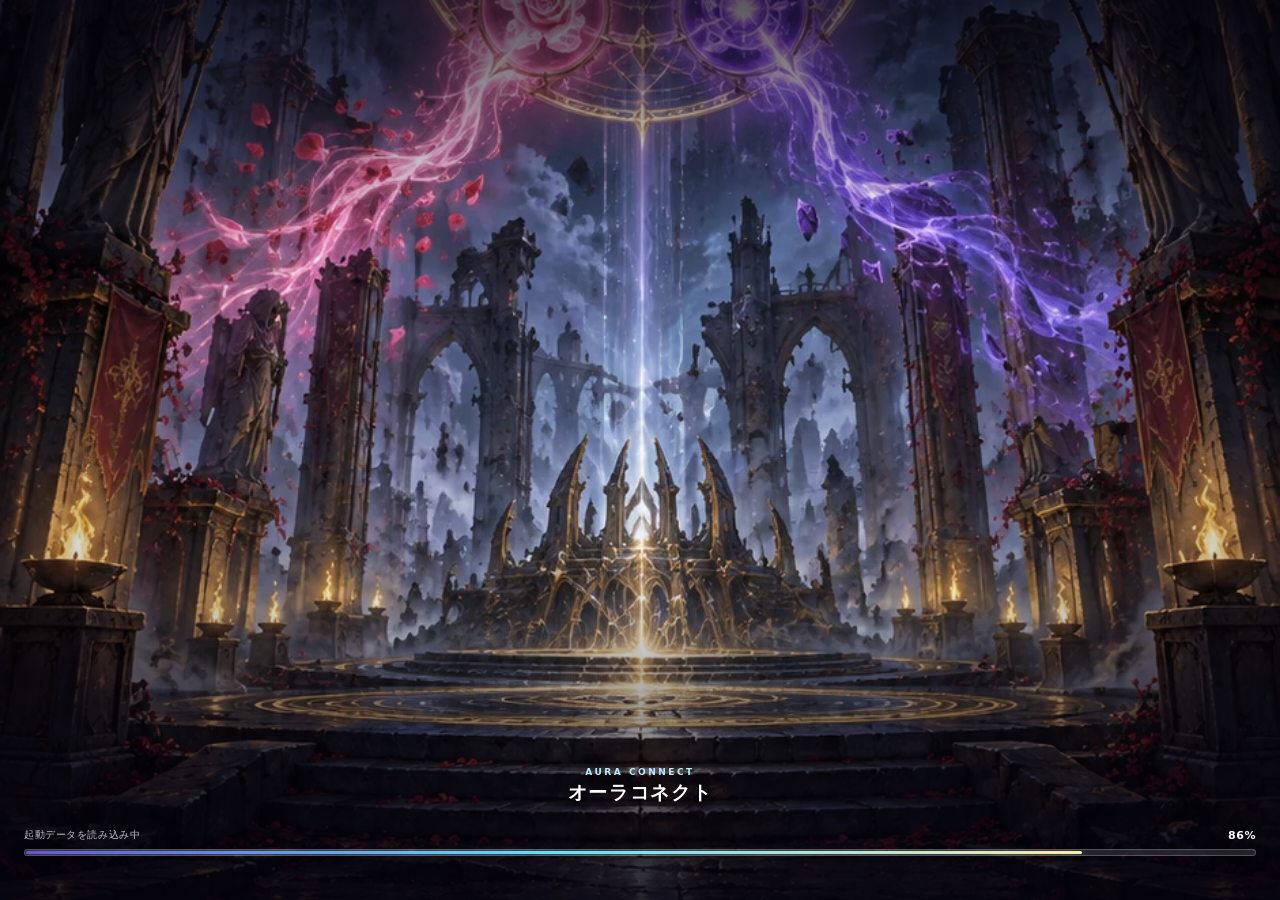
<file: index.html>
<!DOCTYPE html>
<html lang="ja">
<head>
<meta charset="UTF-8">
<meta name="viewport" content="width=device-width, initial-scale=1.0, maximum-scale=1.0, user-scalable=no, viewport-fit=cover">
<title>オーラコネクト・バトル</title>
<link rel="manifest" href="./manifest.json">
<meta name="theme-color" content="#0E0A1E">
<link rel="icon" href="./assets/icons/icon-192.png">
<link rel="apple-touch-icon" href="./assets/icons/icon-192.png">
<meta name="apple-mobile-web-app-capable" content="yes">
<meta name="mobile-web-app-capable" content="yes">
<meta name="apple-mobile-web-app-status-bar-style" content="black-translucent">
<!-- src/js/core/version.js と sw.js の CACHE_NAME に必ずそろえる。
     食い違いはHTMLとJSの版ずれなので、main.js が読み込み直す。 -->
<meta name="app-version" content="94">
<link rel="stylesheet" href="./src/css/style.css">
</head>
<body>
<!-- ===================== 起動の見張り番 =====================
     起動に失敗したままだと、利用者からはローディングが0%で止まって
     見えるだけで、何が起きたのか分からず手の打ちようがない。
     例外と時間切れを拾って画面に出し、キャッシュを捨てて入れ直せる
     ようにしておく(セーブデータには触らない)。
     モジュールより先に動かしたいので、ここに直接書いている。 -->
<script>
(function () {
  var LIMIT_MS = 15000;       // これだけ待ってタイトルが出なければ失敗とみなす
  var timer = setTimeout(function () { fail('起動に時間がかかりすぎています'); }, LIMIT_MS);
  var shown = false;

  // 起動しきったら見張りを解く
  window.__acbBootDone = function () { clearTimeout(timer); };

  // 中身は src/js/core/recovery.js の resetApp() と同じ。
  // モジュールが1行も動かない場合でも押せるように、ここにも置いている。
  window.__acbReset = function () {
    var box = document.getElementById('bootErrorActions');
    if (box) box.textContent = '読み込み直しています…';
    var jobs = [];
    try { jobs.push(caches.keys().then(function (ks) { return Promise.all(ks.map(function (k) { return caches.delete(k); })); })); } catch (e) {}
    try { jobs.push(navigator.serviceWorker.getRegistrations().then(function (rs) { return Promise.all(rs.map(function (r) { return r.unregister(); })); })); } catch (e) {}
    Promise.all(jobs).catch(function () {}).then(function () {
      // 同じURLだと端末側のキャッシュを引きやすいので、印を付けて読み直す
      location.replace(location.pathname + '?v=' + Date.now());
    });
  };

  function fail(detail) {
    if (shown) return;
    shown = true;
    clearTimeout(timer);
    var el = document.getElementById('bootError');
    if (!el) return;
    var d = document.getElementById('bootErrorDetail');
    if (d) d.textContent = String(detail || '').slice(0, 300);
    el.hidden = false;
  }
  window.__acbFail = fail;

  // モジュールの読み込み失敗も、中で投げた例外もここに来る
  window.addEventListener('error', function (e) {
    if (e instanceof ErrorEvent) fail(e.message);
  }, true);
  window.addEventListener('unhandledrejection', function (e) {
    fail(e.reason && e.reason.message ? e.reason.message : e.reason);
  });
})();
</script>

<div id="bootError" class="boot-error" hidden>
  <div class="boot-error-card">
    <h2>起動できませんでした</h2>
    <p>データの読み込みに失敗しました。下のボタンで読み込み直してください。<br>
      <b>冒険の記録(セーブデータ)は消えません。</b></p>
    <div id="bootErrorActions" class="boot-error-actions">
      <button class="btn block" onclick="window.__acbReset()">読み込み直す</button>
    </div>
    <code id="bootErrorDetail"></code>
  </div>
</div>

<!-- ===================== 起動演出 ===================== -->
<div id="loadingScreen" class="boot-screen loading-screen" aria-live="polite">
  <img id="loadingVisual" src="./assets/ui/loading.webp" alt="">
  <div class="boot-vignette"></div>
  <div class="loading-ui">
    <div class="boot-brand"><span>AURA CONNECT</span><b>オーラコネクト</b></div>
    <div class="loading-status"><span id="loadingLabel">起動データを読み込み中</span><b id="loadingPercent">0%</b></div>
    <div class="loading-track"><span id="loadingProgress"></span></div>
  </div>
</div>

<button id="titleScreen" class="boot-screen title-screen" type="button" aria-label="ゲームを開始" hidden>
  <img src="./assets/ui/title.webp" alt="">
  <div class="boot-vignette"></div>
  <span class="title-start">TAP TO START</span>
</button>

<div id="bg-aura" aria-hidden="true"><i></i><i></i><i></i></div>

<div id="app" class="boot-app" aria-hidden="true">
  <!-- ===================== トップバー ===================== -->
  <header id="topbar">
    <div id="topRow">
      <button id="backBtn" class="iconbtn hidden" aria-label="戻る">‹</button>
      <div id="screenTitle">ホーム</div>
      <button id="sysBtn" class="iconbtn" aria-label="システムメニュー">⚙</button>
    </div>
    <div id="statusBar">
      <div class="status-main">
        <button class="profile-icon" id="statusProfileIcon" aria-label="貸し出しキャラクターを選ぶ"></button>
        <div class="stamina-block">
          <div class="player-name" id="statusPlayerName">プレイヤー</div>
          <div class="stamina-head">
            <span class="slabel"><span class="item-icon i-stamina"></span> スタミナ</span>
            <b id="curStamina">0/0</b>
            <span id="staminaTimer">MAX</span>
          </div>
          <div class="stamina-track"><div id="staminaFill"></div></div>
        </div>
        <div class="rank-block">
          <div class="rank-head">ランク:<b id="curRank">1</b></div>
          <!-- 次のランクまでの経験値。ランクが急に上がるとスタミナの計画が
               崩れるので、あとどれだけかを常に見えるところへ置く -->
          <div class="rank-exp"><b id="curRankExp">0</b>/<span id="rankExpNeed">100</span></div>
        </div>
      </div>
      <div id="currencyRow">
        <span class="cpill"><span class="item-icon i-coin"></span><b id="curCoin">0</b></span>
        <span class="cpill"><span class="item-icon i-frepo"></span><b id="curFrepo">0</b></span>
        <span class="cpill"><span class="item-icon i-orb"></span><b id="curOrb">0</b></span>
      </div>
    </div>
  </header>

  <main>
    <!-- ===================== ホーム ===================== -->
    <section class="screen active" id="screen-home">
      <div id="homePartyStage">
        <!-- 宣伝バナー。中身は data/banners.js が決め、数秒ごとに切り替わる -->
        <div class="home-banner" id="homeBanner" hidden></div>
        <button class="present-btn" id="homePresentBtn" aria-label="プレゼントボックス">
          <img src="./assets/ui/present.webp" alt="">
          <span class="present-badge" id="homePresentBadge" hidden>0</span>
        </button>
        <button id="homeThemeBtn" class="home-theme-toggle" hidden aria-label="ホーム背景を切り替える"></button>
        <button class="hp-nav left"  id="homePrevBtn" aria-label="前のキャラクターを前面に"></button>
        <button class="hp-nav right" id="homeNextBtn" aria-label="次のキャラクターを前面に"></button>
        <div id="homePartyArt"></div>
      </div>

      <div class="menu-grid">
        <button class="menu-tile t-dungeon" data-nav="dungeon"><span class="tile-icon"></span></button>
        <button class="menu-tile t-event"   data-nav="event"><span class="tile-icon"></span></button>
        <button class="menu-tile t-char"    data-nav="character"><span class="tile-icon"></span></button>
        <button class="menu-tile t-gacha"   data-nav="gacha"><span class="tile-icon"></span></button>
        <button class="menu-tile t-shop"    data-nav="shop"><span class="tile-icon"></span></button>
        <button class="menu-tile t-friend"  data-nav="friends"><span class="tile-icon"></span></button>
        <button class="menu-tile t-mypage"  data-nav="mypage"><span class="tile-icon"></span></button>
        <button class="menu-tile t-guide"   data-nav="guide"><span class="tile-icon"></span></button>
      </div>
    </section>

    <!-- ===================== ダンジョン ===================== -->
    <section class="screen" id="screen-dungeon">
      <!-- タスクキル等で中断したダンジョンがあるときだけ出る -->
      <div id="dungeonResume" class="resume-card" hidden></div>

      <div id="dungeonMenu" class="dungeon-menu">
        <div class="dungeon-menu-lead">挑戦するダンジョンを選択</div>
        <button id="openStoryDungeonBtn" class="dungeon-entry story">
          <span class="dungeon-entry-kicker">STORY</span>
          <b>ノーマルダンジョン</b>
          <span>章を進めて新しい敵と報酬を解放</span><i>›</i>
        </button>
        <button id="openTechDungeonBtn" class="dungeon-entry technical">
          <span class="dungeon-entry-kicker">TECHNICAL</span>
          <b>テクニカルダンジョン</b>
          <span>全フロアが特殊行動。連鎖と形を組み立てて崩す</span><i>›</i>
        </button>
        <button id="openRaidDungeonBtn" class="dungeon-entry raid">
          <span class="dungeon-entry-kicker">RAID</span><b>降臨ダンジョン</b>
          <span>強敵に挑み、限定キャラクターを仲間に</span><i>›</i>
        </button>
        <button id="openDailyDungeonBtn" class="dungeon-entry daily">
          <span class="dungeon-entry-kicker">DAILY</span>
          <b>曜日ダンジョン</b>
          <span>曜日ごとに進化・育成素材を獲得</span><i>›</i>
        </button>
        <button id="openTrainingBtn" class="dungeon-entry training">
          <span class="dungeon-entry-kicker">TRAINING</span>
          <b>トレーニング</b>
          <span>レクチャーと自由練習で連鎖をマスター</span><i>›</i>
        </button>
      </div>

      <div id="dungeonStages" hidden>
        <button id="dungeonCategoryBackBtn" class="dungeon-category-back">‹ ダンジョン選択</button>
        <div id="storyControls">
          <div class="segmented sub">
            <button id="diffNormalBtn" class="active">ノーマル</button>
            <button id="diffHardBtn">ハード</button>
          </div>
          <div id="chapterBar" class="chapter-bar"></div>
        </div>
        <div id="dailyHead" class="daily-head" hidden></div>
        <div id="stageList" class="stack"></div>
      </div>
    </section>

    <section class="screen" id="screen-training"></section>

    <!-- ===================== バトル ===================== -->
    <section class="screen" id="screen-battle">
      <!-- 敵 -->
      <div id="enemyStage">
        <div id="floorPips"></div>
        <button id="battleInfoBtn" class="iconbtn small" aria-label="パーティ情報">ⓘ</button>
        <div class="enemy-ring"></div>
        <!-- 敵は1体でも複数でも同じ並びで出す。HPと攻撃までのターンは各敵の下に付く -->
        <div id="enemyRoster"></div>
        <div id="banner"></div>
      </div>

      <!-- 自陣 -->
      <dialog id="bossDialogue" aria-label="敵のセリフ"></dialog>
      <div id="partyBox">
        <div id="partyRow"></div>
        <div id="playerHPRow">
          <span class="hp-label">HP</span>
          <div class="hpbar"><div class="fill player" id="playerHPFill"></div></div>
          <span id="playerHPText">0 / 0</span>
        </div>
        <!-- 状態変化の置き場。空でも高さを確保して、敵や盤面の大きさを動かさない -->
        <div id="playerEffects" aria-label="味方全体の状態効果"></div>
      </div>

      <div id="chanceNotice" hidden>チャンス盤面！ 光った2マスを入れ替えると大連鎖</div>
      <div id="boardWrap">
        <!-- 操作時間が余っているときに、待たずに手番を終わらせる。
             盤面の上に浮かせてあるので、セルの大きさには影響しない -->
        <button id="fireNowBtn" hidden>▶ 発火</button>
        <canvas id="board"></canvas>
      </div>
    </section>

    <!-- ===================== イベント ===================== -->
    <section class="screen" id="screen-event">
      <div class="card placeholder-card"><span class="ph-emoji">🎉</span>イベントは近日公開予定です。<br>お楽しみに!</div>
    </section>

    <!-- ===================== あそびかた ===================== -->
    <section class="screen" id="screen-guide">
      <div class="card">
        <div class="cardtitle"><span>バトルの基本</span></div>
        <ol class="guide-list">
          <li><b>オーラをつなぐ</b><br>同じオーラが4つ以上つながると消えます。オーブをドラッグして動かしましょう。</li>
          <li><b>操作時間は10秒</b><br>最初にオーブへ触れてから10秒。指を離しても時間内なら掴み直せます。リーダースキルとスキルで延長できます。</li>
          <li><b>オーラが合った仲間だけ攻撃</b><br>各キャラは自分のオーラを消したときだけ攻撃します。消さなかった仲間は攻撃しません。消した数が多いほど威力が上がります。</li>
          <li><b>連鎖ボーナス</b><br>最終連鎖数の倍率が、その手番の全属性の攻撃・回復にかかります。1連鎖で1倍、以降1連鎖ごとに+0.6倍。早く消したオーラにも同じ倍率がかかります。</li>
          <li><b>癒オーラは回復</b><br>癒オーラのキャラは攻撃ではなくパーティを回復します。</li>
          <li><b>リーダースキル</b><br>自陣リーダー(編成の1人目)とサポート枠、2人のリーダースキルが発動します。</li>
          <li><b>スキル</b><br>バトル中に仲間をタップすると発動。ターン経過でチャージされます。</li>
          <li><b>全消しボーナス</b><br>盤面のオーラをすべて消すと、次の手番はチャンス盤面！ 隣り合うオーラを入れ替えて5連鎖を狙えます。全消しすれば再びチャンスが続きます。フロアを倒したときも次のフロアへ持ち越します。</li>
        </ol>
      </div>
      <div class="card">
        <div class="cardtitle"><span>オーラ一覧</span></div>
        <div id="guideAuraList" class="stack"></div>
      </div>
    </section>

    <!-- ===================== キャラクター =====================
         ホーム → キャラクター で4つの入口を出し、そこから
         編成 / 強化・進化 / 開眼 / 送還 の各ページへ潜る。
         一覧は共通の #charGrid、詳細は用途ごとに出す要素を絞る。 -->
    <section class="screen" id="screen-character">
      <div id="charMenu" class="char-menu">
        <div class="dungeon-menu-lead">キャラクターの管理</div>
        <button class="char-entry team" data-charpage="team">
          <span class="char-entry-kicker">TEAM</span><b>編成</b>
          <span>5つのチームを保存して出撃前に選ぶ</span><i>›</i>
        </button>
        <button class="char-entry enhance" data-charpage="enhance">
          <span class="char-entry-kicker">ENHANCE</span><b>強化・進化</b>
          <span>経験値アイテムで育て、素材で進化させる</span><i>›</i>
        </button>
        <button class="char-entry awaken" data-charpage="awaken">
          <span class="char-entry-kicker">AWAKEN</span><b>開眼</b>
          <span>同じキャラや開眼の証で潜在能力を開く</span><i>›</i>
        </button>
        <button class="char-entry dismiss" data-charpage="dismiss">
          <span class="char-entry-kicker">RELEASE</span><b>送還</b>
          <span>手持ちを素材とコインに戻す</span><i>›</i>
        </button>
        <button class="char-entry catalog" data-charpage="catalog">
          <span class="char-entry-kicker">ARCHIVE</span><b>図鑑</b>
          <span>未所持も含めた全キャラを進化前後で見比べる</span><i>›</i>
        </button>
      </div>

      <!-- 編成ページ -->
      <div id="charTeamPage" hidden>
        <button class="dungeon-category-back" data-charpage="menu">‹ キャラクター</button>
        <div class="preset-bar" id="presetBar"></div>
        <div class="card">
          <div class="cardtitle"><span>編成</span><span class="hint">先頭がリーダー ・ タップで入れ替え</span></div>
          <div class="teamslots" id="teamSlots"></div>
          <div id="teamSummary" class="team-summary"></div>
        </div>
        <div class="card">
          <div class="cardtitle"><span>リーダースキル(自陣)</span></div>
          <div id="teamLeaderSkill"></div>
        </div>
      </div>

      <!-- 強化・進化 / 開眼 / 送還 で共通のアイコン一覧 -->
      <div id="charListPage" hidden>
        <button class="dungeon-category-back" data-charpage="menu">‹ キャラクター</button>
        <div id="charMaterials" class="material-grid" hidden></div>
        <div class="card list-head">
          <div class="cardtitle"><span id="charListTitle">強化・進化</span><span class="hint" id="charListCount"></span></div>
          <div class="sort-bar" id="charSortBar"></div>
          <div class="list-actions" id="charListActions" hidden>
            <button class="btn secondary tiny" id="charBulkToggleBtn">まとめて送還</button>
            <button class="btn ghost tiny" id="charBulkDupBtn">被りだけ選ぶ</button>
          </div>
        </div>
        <div id="charGrid" class="char-grid"></div>
        <div id="charBulkBar" class="bulk-bar" hidden></div>
      </div>

      <!-- 図鑑 -->
      <div id="charCatalogPage" hidden>
        <button class="dungeon-category-back" data-charpage="menu">‹ キャラクター</button>
        <div class="card">
          <div class="cardtitle"><span>図鑑(進化前 / 進化後)</span></div>
          <div id="allCharacterList" class="stack"></div>
        </div>
      </div>
    </section>

    <!-- ===================== ガチャ ===================== -->
    <section class="screen" id="screen-gacha">
      <div class="pickup-card" id="pickupBox"></div>

      <div class="gacha-card g-orb">
        <div class="gtitle"><span class="item-icon i-orb"></span> オーブ召喚</div>
        <div class="gcost" id="orbGachaNote">ピックアップ開催中 ・ 最高レア SSR(★4)</div>
        <div class="gbtns">
          <button class="btn secondary" id="orbGacha1Btn">1回 <b id="orbCost1">5</b><span class="item-icon i-orb"></span></button>
          <button class="btn" id="orbGacha10Btn">10連 <b id="orbCost10">45</b><span class="item-icon i-orb"></span><i>★3以上確定</i></button>
        </div>
      </div>

      <div class="gacha-card g-frepo">
        <div class="gtitle"><span class="item-icon i-frepo"></span> フレポ召喚</div>
        <div class="gcost">N〜SR中心 ・ 毎日のあいさつで引ける</div>
        <div class="gbtns">
          <button class="btn secondary" id="frepoGacha1Btn">1回 <b id="frepoCost1">300</b><span class="item-icon i-frepo"></span></button>
          <button class="btn" id="frepoGacha10Btn">10連 <b id="frepoCost10">2700</b><span class="item-icon i-frepo"></span><i>★2以上確定</i></button>
        </div>
      </div>

      <div class="card">
        <div class="cardtitle"><span>排出レアリティ</span></div>
        <div id="gachaRates" class="stack"></div>
      </div>
    </section>

    <!-- ===================== ショップ ===================== -->
    <section class="screen" id="screen-shop">
      <div class="card">
        <div class="cardtitle"><span>ショップ</span><span class="hint">コイン / オーブ</span></div>
        <div id="shopList" class="stack"></div>
      </div>
    </section>

    <!-- ===================== マイページ ===================== -->
    <section class="screen" id="screen-mypage">
      <div class="card profile-card">
        <div class="cardtitle"><span>プロフィール</span></div>
        <div class="profile-head">
          <div class="profile-avatar" id="profileAvatar">🙂</div>
          <div class="profile-meta">
            <input type="text" id="profileNameInput" maxlength="12" placeholder="プレイヤー">
            <span class="mstats" id="profileRankText">Rank 1</span>
          </div>
        </div>
        <button class="btn block" id="saveProfileBtn">名前を保存</button>
      </div>

      <div class="card">
        <div class="cardtitle"><span>アカウント</span></div>
        <div class="mstats mb8" id="accountStatusText">確認中...</div>

        <div id="accountForm" hidden>
          <div class="idbox mb8">
            <input type="text" id="accountIdInput" maxlength="16" autocomplete="username"
                   placeholder="ID(半角英数字と _ - / 3〜16文字)">
          </div>
          <div class="idbox">
            <input type="password" id="accountPwInput" maxlength="64" autocomplete="current-password"
                   placeholder="パスワード(6文字以上)">
          </div>
          <div class="acc-actions mt8">
            <button class="btn" id="accountRegisterBtn">このデータで登録</button>
            <button class="btn secondary" id="accountLoginBtn">ログイン</button>
          </div>
          <div class="mstats mt8 acc-warn">
            パスワードを忘れると復旧できません。この方式では再設定メールを送れないため、
            IDとパスワードは必ず控えてください。<br>
            「ログイン」は別のアカウントへ切り替える操作です。この端末の進行データは
            ログイン先のデータで上書きされます。
          </div>
        </div>

        <div id="accountSignedIn" hidden>
          <button class="btn secondary block" id="accountLogoutBtn">ログアウト</button>
          <div class="mstats mt8">
            ログアウトするとこの端末のデータは消えますが、アカウントのデータはクラウドに残ります。
            同じIDでログインすればいつでも元に戻せます。
          </div>
        </div>

        <div class="mstats mt8 acc-msg" id="accountMessage" hidden></div>
      </div>

      <div class="card">
        <div class="cardtitle"><span>フレンドコード</span></div>
        <div class="idbox"><span id="playerIdText">-</span><button class="btn secondary tiny" id="copyIdBtn">コピー</button></div>
        <div class="mstats mt6">このコードを友達に教えてフレンド登録してもらいましょう。</div>
        <div class="mstats" id="cloudStatusText"></div>
      </div>

      <div class="card">
        <div class="cardtitle"><span>貸し出しキャラクター</span></div>
        <div class="mstats mb8">選んだ1人がフレンドのサポート枠として借りられ、そのままあなたのアイコンになります。</div>
        <button class="btn secondary block" id="openRentalPickBtn">キャラクターを選ぶ</button>
        <div class="mstats mt8" id="rentalNowText">未設定</div>
      </div>

      <div class="card">
        <div class="cardtitle"><span>プレイヤー</span></div>
        <div class="setting-row"><label>ランク</label><span class="val" id="mypageRank">-</span></div>
        <div class="setting-row"><label>スタミナ</label><span class="val" id="mypageStamina">-</span></div>
        <!-- 端末がどの版を動かしているかの確認用。不具合の切り分けに使う -->
        <div class="setting-row"><label>バージョン</label><span class="val" id="mypageVersion">-</span></div>
      </div>

      <div class="card">
        <div class="cardtitle"><span>サウンド</span></div>
        <div class="setting-row"><label>BGM音量</label><input type="range" id="bgmRange" min="0" max="100"></div>
        <div class="setting-row"><label>SE音量</label><input type="range" id="seRange" min="0" max="100"></div>
      </div>

      <div class="card">
        <div class="cardtitle"><span>データ管理</span></div>
        <button class="btn danger block" id="resetDataBtn">データを初期化する</button>
      </div>
    </section>

    <!-- ===================== フレンド ===================== -->
    <section class="screen" id="screen-friends">
      <div class="card notice" id="friendCloudNotice" style="display:none;">
        <div class="mstats">フレンド機能はFirebase未設定のため現在利用できません。ダンジョンでは<b>NPCサポート</b>をいつでも選べます。</div>
      </div>
      <div class="card">
        <div class="cardtitle"><span>フレンドを追加</span></div>
        <div class="idbox">
          <input type="text" id="friendCodeInput" placeholder="フレンドコード(例 AC-XXXXXXXX)">
        </div>
        <button class="btn block mt8" id="addFriendBtn">コードで登録する</button>
      </div>
      <div class="card">
        <div class="cardtitle"><span>フレンド一覧</span><span class="hint" id="friendCountText">0 / 30 人</span></div>
        <button class="btn secondary block mb8" id="greetAllBtn">まとめてあいさつ(フレポ獲得)</button>
        <div id="friendList" class="stack"></div>
      </div>
    </section>
  </main>
</div>

<!-- ===================== システムモーダル ===================== -->
<div class="modal" id="sysModal">
  <div class="modal-card">
    <h3>システム</h3>
    <div class="modal-sec">
      <div class="cardtitle"><span>サウンド</span></div>
      <div class="setting-row"><label>BGM音量</label><input type="range" id="sysBgm" min="0" max="100"></div>
      <div class="setting-row"><label>SE音量</label><input type="range" id="sysSe" min="0" max="100"></div>
    </div>
    <div class="modal-sec" id="sysRetreatBox" style="display:none;">
      <div class="cardtitle"><span>ダンジョン</span></div>
      <button class="btn danger block" id="sysRetreatBtn">リタイア</button>
    </div>
    <button class="btn secondary block" id="sysCloseBtn" data-back-close>閉じる</button>
  </div>
</div>

<!-- ===================== 貸し出しキャラクターの選択(=アイコン) ===================== -->
<div class="modal" id="rentalPickModal">
  <div class="modal-card wide">
    <h3>貸し出しキャラクター</h3>
    <div class="mstats mb8">選んだ1人がフレンドのサポート枠に出て、あなたのアイコンにもなります。</div>
    <div id="rentalPickList" class="stack scroll-area"></div>
    <button class="btn secondary block mt8" id="rentalPickCloseBtn" data-back-close>閉じる</button>
  </div>
</div>

<!-- ===================== プレゼントボックス ===================== -->
<div class="modal" id="presentModal">
  <div class="modal-card wide">
    <h3>プレゼントボックス</h3>
    <div class="mstats mb8" id="presentHead"></div>
    <div id="presentList" class="stack scroll-area"></div>
    <button class="btn block mt8" id="presentClaimAllBtn">すべて受け取る</button>
    <button class="btn secondary block mt6" id="presentCloseBtn" data-back-close>閉じる</button>
  </div>
</div>

<!-- ===================== スキル使用の確認 ===================== -->
<div class="modal" id="skillConfirmModal">
  <div class="modal-card">
    <h3>スキルを使う?</h3>
    <div id="skillConfirmBody"></div>
    <div class="confirm-actions">
      <button class="btn secondary" id="skillCancelBtn" data-back-close>やめる</button>
      <button class="btn" id="skillUseBtn">使う</button>
    </div>
  </div>
</div>

<!-- ===================== 出撃(ダンジョン突入前) =====================
     チーム選択 → サポート選択 → 編成の確認 の3段。
     同じモーダルの中で中身だけ差し替え、‹ で1段ずつ戻れるようにする。 -->
<div class="modal" id="sortieModal">
  <div class="modal-card wide">
    <div class="sortie-head">
      <button class="iconbtn small" id="sortieBackBtn" aria-label="前の手順へ">‹</button>
      <h3 id="sortieTitle">チームを選ぶ</h3>
    </div>
    <div class="sortie-steps" id="sortieSteps"></div>
    <div class="mstats mb8" id="sortieLead"></div>

    <!-- 1. チーム選択 -->
    <div id="sortieTeamStep" class="stack scroll-area"></div>

    <!-- 2. サポート選択 -->
    <div id="sortieSupportStep" hidden>
      <div class="segmented small">
        <button id="supTabFriendBtn" class="active">フレンド</button>
        <button id="supTabOtherBtn">他のプレイヤー</button>
        <button id="supTabNpcBtn">NPC</button>
      </div>
      <div id="supportPickList" class="stack scroll-area"></div>
      <button class="btn secondary block mt8" id="supportSkipBtn">サポートなしで挑戦(3人)</button>
    </div>

    <!-- 3. 編成の確認 -->
    <div id="sortieConfirmStep" hidden>
      <div id="sortieLineup" class="sortie-lineup"></div>
      <div id="sortieSummary" class="team-summary"></div>
      <button class="btn block mt8" id="sortieGoBtn">ダンジョンへ突入</button>
    </div>

    <button class="btn ghost block mt6" id="sortieCloseBtn" data-back-close>キャンセル</button>
  </div>
</div>

<!-- ===================== パーティ情報(バトル中) ===================== -->
<div class="modal" id="partyInfoModal">
  <div class="modal-card wide">
    <h3>パーティ情報</h3>
    <div id="partyInfoList" class="stack scroll-area"></div>
    <button class="btn secondary block mt8" id="partyInfoCloseBtn" data-back-close>閉じる</button>
  </div>
</div>

<!-- ===================== キャラクター詳細 =====================
     ページごとに必要な箱だけを出す(強化なら育成と進化、開眼なら開眼だけ)。 -->
<div class="modal" id="charDetailModal">
  <div class="modal-card wide">
    <div id="charDetailBody"></div>
    <div class="evo-box" id="charExpBox"></div>
    <div class="evo-box" id="charEvolveBox"></div>
    <div class="evo-box" id="charAwakenBox"></div>
    <div class="detail-actions">
      <button class="btn evo block" id="charEvolveBtn">進化する</button>
      <button class="btn block mt6" id="charAwakenBtn">開眼する</button>
      <button class="btn secondary block mt6" id="charAwakenTokenBtn">開眼の証で開眼</button>
      <button class="btn secondary block mt6" id="charDetailCloseBtn" data-back-close>閉じる</button>
    </div>
  </div>
</div>

<!-- ===================== 編成の入れ替え ===================== -->
<div class="modal" id="teamPickModal">
  <div class="modal-card wide">
    <h3 id="teamPickTitle">キャラクターを選ぶ</h3>
    <div class="sort-bar" id="teamPickSortBar"></div>
    <div id="teamPickGrid" class="char-grid pick scroll-area"></div>
    <button class="btn secondary block mt8" id="teamPickClearBtn">この枠を空にする</button>
    <button class="btn ghost block mt6" id="teamPickCloseBtn" data-back-close>キャンセル</button>
  </div>
</div>

<!-- ===================== 送還する数の指定 ===================== -->
<div class="modal" id="dismissModal">
  <div class="modal-card">
    <h3>送還</h3>
    <div id="dismissBody"></div>
    <div class="stepper" id="dismissStepper">
      <button class="btn secondary" id="dismissMinusBtn" aria-label="1つ減らす">−</button>
      <span class="stepper-value"><b id="dismissCount">1</b><i id="dismissMax">/ 1</i></span>
      <button class="btn secondary" id="dismissPlusBtn" aria-label="1つ増やす">＋</button>
    </div>
    <div id="dismissReward" class="dismiss-reward"></div>
    <div class="confirm-actions">
      <button class="btn secondary" id="dismissCancelBtn" data-back-close>やめる</button>
      <button class="btn danger" id="dismissDoBtn">送還する</button>
    </div>
  </div>
</div>

<!-- ===================== 進化演出 ===================== -->
<div class="modal" id="evoResultModal">
  <div class="modal-card" id="evoResultCard">
    <h3>EVOLUTION</h3>
    <div id="evoResultBody"></div>
    <button class="btn block mt8" id="evoResultCloseBtn" data-back-close>閉じる</button>
  </div>
</div>

<!-- ===================== リザルト ===================== -->
<div class="modal" id="resultModal">
  <div class="modal-card" id="resultCard">
    <div id="resultTitle">STAGE CLEAR</div>
    <div id="resultRank"></div>
    <div id="resultStats"></div>
    <div id="resultRewards"></div>
    <div id="resultFriendBox" hidden>
      <div class="rfriend-note" id="resultFriendText"></div>
      <button class="btn block" id="resultAddFriendBtn">フレンド登録する</button>
    </div>
    <button class="btn secondary block mt6" id="resultBtn" data-back-close>ダンジョンへ戻る</button>
  </div>
</div>

<!-- ===================== 召喚演出 ===================== -->
<div class="gacha-stage" id="gachaStage" role="dialog" aria-modal="true" aria-label="召喚演出">
  <div class="gs-veil"></div>
  <div class="gs-heading">AURA CONNECT<span>魂の召喚</span></div>
  <div class="gs-gate" aria-hidden="true"><i></i><i></i></div>
  <svg class="gs-seal" viewBox="0 0 240 240" aria-hidden="true"><g fill="none" stroke="currentColor"><circle cx="120" cy="120" r="110"/><circle cx="120" cy="120" r="95"/><path d="M120 10 215 175H25ZM120 230 25 65H215Z"/><path d="m120 42 78 78-78 78-78-78Z"/></g></svg>
  <div class="gs-rays"></div>
  <div class="gs-circle gs-c1"></div>
  <div class="gs-circle gs-c2"></div>
  <div class="gs-circle gs-c3"></div>
  <div class="gs-core"></div>
  <div class="gs-orbs" id="gachaOrbs"></div>
  <div class="gs-tease" id="gachaTease"></div>
  <div class="gs-flash"></div>
  <button class="gs-hint" id="gachaSkipBtn" type="button">演出をスキップ ›</button>
</div>

<!-- ===================== ガチャ結果 ===================== -->
<div class="modal" id="pullOverlay" role="dialog" aria-modal="true" aria-label="召喚結果">
  <div class="modal-card" id="pullCard">
    <div class="pull-counter" id="pullCounter"></div>
    <div id="pullBody"></div>
    <div id="pullSummaryWrap" style="display:none;">
      <h3>召喚結果</h3>
      <div class="pull-summary" id="pullSummary"></div>
    </div>
    <button class="btn ghost block mt6" id="pullSkipBtn" data-back-close>スキップ</button>
    <button class="btn block mt6" id="pullCloseBtn" data-back-close>受け取る</button>
  </div>
</div>

<div class="toast" id="toast"></div>
<script type="module" src="./src/js/main.js"></script>
</body>
</html>
</file>
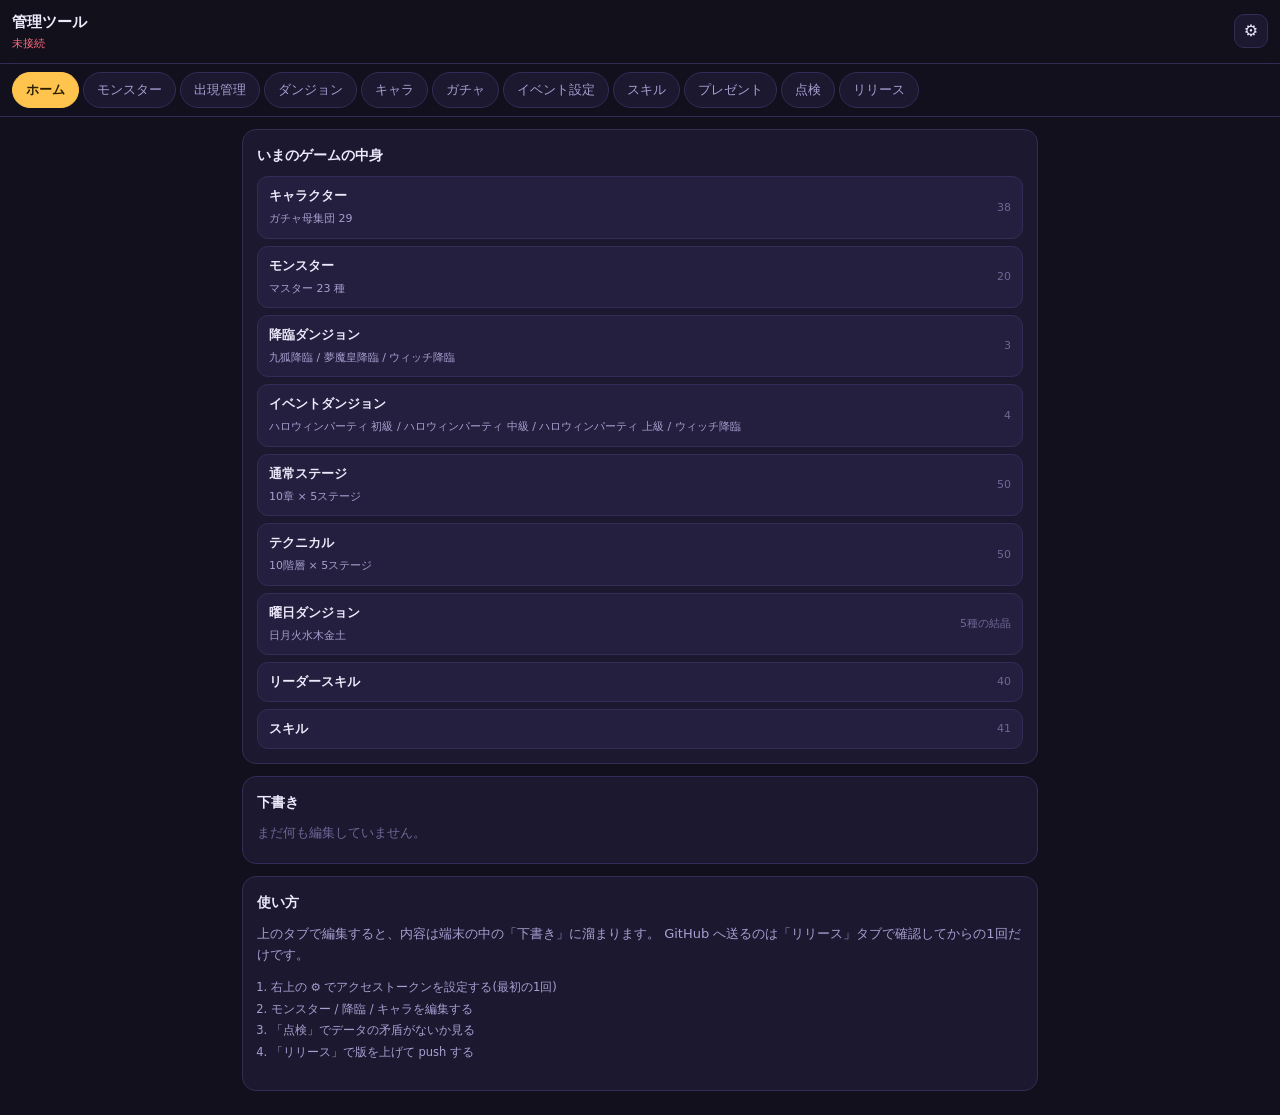
<file: admin/index.html>
<!doctype html>
<html lang="ja">
<head>
<meta charset="utf-8">
<meta name="viewport" content="width=device-width, initial-scale=1, viewport-fit=cover">
<title>オーラコネクト 管理ツール</title>
<meta name="robots" content="noindex, nofollow">
<meta name="theme-color" content="#12101c">
<meta name="apple-mobile-web-app-capable" content="yes">
<meta name="apple-mobile-web-app-title" content="ACB管理">
<meta name="apple-mobile-web-app-status-bar-style" content="black-translucent">
<!-- 表示用の覚え書き。ゲーム本体と違い版の突き合わせはしていない
     (admin/sw.js は network-first なので、開けば新しいものが載る) -->
<meta name="admin-version" content="1">
<link rel="manifest" href="./manifest.json">
<link rel="icon" href="./icon.svg" type="image/svg+xml">
<link rel="apple-touch-icon" href="./icon-180.png">
<link rel="stylesheet" href="./css/admin.css">
</head>
<body>

<header class="appbar">
  <button class="icon-btn" id="backBtn" hidden aria-label="戻る">‹</button>
  <div class="appbar-title">
    <strong id="screenTitle">管理ツール</strong>
    <span class="repo-chip" id="repoChip">未接続</span>
  </div>
  <button class="icon-btn" id="settingsBtn" aria-label="設定">⚙</button>
</header>

<nav class="tabs" id="tabs">
  <button data-go="home" class="tab on">ホーム</button>
  <button data-go="enemies" class="tab">モンスター</button>
  <button data-go="encounters" class="tab">出現管理</button>
  <button data-go="raids" class="tab">ダンジョン</button>
  <button data-go="characters" class="tab">キャラ</button>
  <button data-go="gacha" class="tab">ガチャ</button>
  <button data-go="events" class="tab">イベント設定</button>
  <button data-go="skills" class="tab">スキル</button>
  <button data-go="gifts" class="tab">プレゼント</button>
  <button data-go="tools" class="tab">点検</button>
  <button data-go="release" class="tab">リリース<span class="badge" id="draftBadge" hidden>0</span></button>
</nav>

<main id="view" class="view"></main>

<div id="modalHost" hidden></div>
<div id="toast" class="toast"></div>

<noscript>このツールは JavaScript が必要です。</noscript>
<script type="module" src="./js/main.js"></script>
</body>
</html>
</file>
<file: src/css/style.css>
/* =========================================================
 * オーラコネクト・バトル — スタイル
 * =======================================================*/
:root{
  /* 背景 */
  --bg-0:#0B0718; --bg-1:#160E2E; --bg-2:#1E1240;
  /* パネル */
  --panel:rgba(255,255,255,0.055);
  --panel-2:rgba(255,255,255,0.085);
  --panel-border:rgba(255,255,255,0.10);
  --panel-border-hi:rgba(255,255,255,0.18);
  /* 文字 */
  --ink:#F3EEFF; --ink-dim:#A99CD0; --ink-faint:#6F659A;
  /* アクセント */
  --accent:#FFC65C; --accent-2:#FF8FD0; --accent-3:#65E0FF;
  --gold-1:#FFE9A8; --gold-2:#F2A93B;
  /* HP */
  --hp-enemy1:#FF7A7A; --hp-enemy2:#9E1230;
  --hp-player1:#6FF0C0; --hp-player2:#189C77;
  --hp-low1:#FFB36B; --hp-low2:#D9522B;
  --stamina1:#8FE0FF; --stamina2:#2F7FD1;
  /* オーラ4色 */
  --c0:#FF7A59; --c1:#45C8F1; --c2:#5BE08C; --c3:#FF86C8; --c4:#A76BFF;
  --c0d:#B8341F; --c1d:#125E86; --c2d:#1E8C4F; --c3d:#A62E71; --c4d:#43207F;
  /* 形状 */
  --r-lg:20px; --r-md:15px; --r-sm:11px;
  --shadow-1:0 10px 28px -12px rgba(0,0,0,0.75);
  --shadow-2:0 20px 46px -18px rgba(0,0,0,0.85);
  --main-pad-x:14px; --main-pad-top:14px;
  --safe-top:env(safe-area-inset-top, 0px);
  --safe-bottom:env(safe-area-inset-bottom, 0px);
}

/* 13種を1リクエストで読む4x4アイテムアトラス */
.item-icon{
  --item-pos:0% 0%;display:inline-block;width:1.25em;height:1.25em;flex:0 0 auto;
  background:url('../../assets/items/item_atlas.webp') var(--item-pos)/400% 400% no-repeat;
  vertical-align:-.28em;filter:drop-shadow(0 1px 2px rgba(0,0,0,.5));
}
.i-mt_c0{--item-pos:0% 0%}.i-mt_c1{--item-pos:33.333% 0%}
.i-mt_c2{--item-pos:66.667% 0%}.i-mt_c3{--item-pos:100% 0%}
.i-mt_c4{--item-pos:0% 33.333%}.i-mt_star{--item-pos:33.333% 33.333%}
.i-mt_awaken{--item-pos:66.667% 33.333%}.i-mt_exp1{--item-pos:100% 33.333%}
.i-mt_exp2{--item-pos:0% 66.667%}.i-stamina{--item-pos:33.333% 66.667%}
.i-coin{--item-pos:66.667% 66.667%}.i-frepo{--item-pos:100% 66.667%}
.i-orb{--item-pos:0% 100%}
.item-icon.material{width:30px;height:30px;vertical-align:middle}
.item-icon.shop{width:46px;height:46px;vertical-align:middle}
/* キャラクターアイコンは1枚のアトラスから切り出す。一覧で数十枚並べても
   リクエストは1回で済む。格子の大きさは ui.js が --char-atlas-size に流し込む
   (assets/chars/char_atlas.webp は scripts/build-char-atlas.py が生成する)。
   .〇〇-img 側が幅・高さ・角丸を決めるので、ここは背景だけを持つ。 */
.char-atlas{
  background:url('../../assets/chars/char_atlas.webp')
    /* 格子の大きさは ui.js の ensureAtlasSize() が流し込む。
       ここの既定値はそれが走る前の保険なので、アトラスを焼き直して
       列や行が変わったら ui.js 側が正しい値を入れる。 */
    var(--cp,0% 0%)/var(--char-atlas-size,800% 600%) no-repeat;
}
/* 起動に失敗したときの画面。ローディングより手前に出す。
   スタイルシートが読めていない可能性もあるので、色と配置は最小限で完結させる */
.boot-error{
  position:fixed;inset:0;z-index:9999;display:flex;align-items:center;justify-content:center;
  padding:24px;background:#0B0718;color:#F3EEFF;
  font-family:"Hiragino Maru Gothic ProN","Yu Gothic Medium",system-ui,sans-serif;
}
.boot-error-card{max-width:400px;width:100%;text-align:center;}
.boot-error-card h2{font-size:19px;margin:0 0 12px;}
.boot-error-card p{font-size:13px;line-height:1.8;color:#A99CD0;margin:0 0 20px;}
.boot-error-card p b{color:#F3EEFF;}
.boot-error-actions{margin-bottom:16px;}
#bootErrorDetail{display:block;font-size:10px;color:#6F659A;word-break:break-all;line-height:1.6;}

*{box-sizing:border-box;-webkit-tap-highlight-color:transparent;}
/* display を指定したクラスに負けて hidden が効かなくなるのを防ぐ(JSは el.hidden で切り替える) */
[hidden]{display:none !important;}
/* スマホで長押しすると範囲選択やコピー候補が出てゲームの操作を邪魔するので止める */
html,body{-webkit-user-select:none;user-select:none;-webkit-touch-callout:none;}
input,textarea{-webkit-user-select:text;user-select:text;}
html,body{margin:0;padding:0;}
body{
  min-height:100vh;min-height:100dvh;
  background:var(--bg-0);
  font-family:"Hiragino Maru Gothic ProN","Yu Gothic Medium","BIZ UDPGothic","Meiryo",system-ui,sans-serif;
  color:var(--ink);
  display:flex;justify-content:center;
  overscroll-behavior:none;
  -webkit-font-smoothing:antialiased;
}

/* ===================== トレーニング ===================== */
#screen-training{padding-bottom:24px;}
#screen-training h2{margin:14px 0 8px;font-size:20px;}
#screen-training p{line-height:1.7;font-size:13px;}
#screen-training .stack .btn{text-align:left;white-space:normal;padding:16px;min-height:56px;}
.dungeon-entry.training{background:linear-gradient(120deg,#163d43,#261936);}
.training-status{background:rgba(20,30,55,.9);border:1px solid #667298;border-radius:12px;padding:12px;min-height:74px;}
.training-caption{color:#c1badb;font-size:12px!important;}
.training-tools{display:flex;gap:7px;flex-wrap:wrap;align-items:center;margin:12px 0;}
.training-tools .btn{min-height:42px;padding:8px 12px;}
.training-tools [aria-pressed="true"]{outline:2px solid var(--orb,#8fd8ff);outline-offset:1px;}
.training-tools select{background:#242037;color:white;padding:8px;border:1px solid #83769a;border-radius:8px;}
.training-frame{position:relative;padding:6px;border:1px solid #75698d;border-radius:12px;background:#100c20;width:100%;max-width:440px;box-sizing:border-box;margin:auto;}
.training-board{display:grid;grid-template-columns:repeat(7,minmax(0,1fr));gap:3px;touch-action:none;user-select:none;}
.training-cell{aspect-ratio:1;border-radius:50%;border:2px solid color-mix(in srgb,var(--orb),white 25%);background:radial-gradient(circle at 30% 25%,#ffffffb0,var(--orb) 42%,#151127);color:white;font:800 14px system-ui;text-shadow:0 1px 4px #000;min-width:0;padding:0;touch-action:none;}
.training-cell.empty{background:#211c30;border:1px solid #383048;border-radius:8px;color:#d6cde9;}
.training-cell.lit{outline:2px solid white;outline-offset:-2px;box-shadow:0 0 10px var(--orb);}
.training-cell.target{border:2px dashed white;}
.training-fuse{position:absolute;inset:0;width:100%;height:100%;pointer-events:none;overflow:visible;}
.training-fuse rect{fill:none;stroke:#FFD278;stroke-width:3;stroke-dasharray:100 100;opacity:0;}
/* ===================== 起動 / タイトル ===================== */
.boot-screen{
  position:fixed;inset:0;z-index:200;width:100%;height:100%;height:100dvh;
  overflow:hidden;background:#080511;color:#fff;transition:opacity .48s ease;
  touch-action:manipulation;
}
.boot-screen>img{position:absolute;inset:0;width:100%;height:100%;object-fit:cover;object-position:center;}
.boot-vignette{position:absolute;inset:0;background:
  linear-gradient(180deg,rgba(4,2,12,.56) 0%,transparent 25%,transparent 62%,rgba(4,2,12,.82) 100%),
  radial-gradient(ellipse at center,transparent 42%,rgba(4,2,12,.44) 100%);}
.boot-app{opacity:0;visibility:hidden;pointer-events:none;transition:opacity .5s ease;}
.boot-app.ready{opacity:1;visibility:visible;pointer-events:auto;}
.loading-screen.leaving,.title-screen.leaving{opacity:0;pointer-events:none;}
.loading-ui{
  position:absolute;left:max(24px,env(safe-area-inset-left));right:max(24px,env(safe-area-inset-right));
  bottom:calc(44px + env(safe-area-inset-bottom));z-index:2;
}
.boot-brand{display:flex;flex-direction:column;align-items:center;margin-bottom:23px;text-shadow:0 3px 18px #000;}
.boot-brand span{font-size:9px;font-weight:900;letter-spacing:.28em;color:#B6EEFF;}
.boot-brand b{font-size:19px;letter-spacing:.09em;margin-top:3px;}
.loading-status{display:flex;align-items:center;justify-content:space-between;margin-bottom:7px;
  font-size:9.5px;color:rgba(255,255,255,.74);letter-spacing:.06em;}
.loading-status b{font-size:11px;color:#fff;font-variant-numeric:tabular-nums;}
.loading-track{height:7px;padding:1px;border-radius:999px;background:rgba(255,255,255,.12);
  border:1px solid rgba(255,255,255,.22);box-shadow:0 4px 16px rgba(0,0,0,.45);overflow:hidden;}
#loadingProgress{display:block;width:0;height:100%;border-radius:inherit;
  background:linear-gradient(90deg,#6854D9,#65E0FF,#FFE9A8);box-shadow:0 0 13px rgba(101,224,255,.8);
  transition:width .24s ease;}
.title-screen{border:0;padding:0;font-family:inherit;text-align:center;opacity:0;cursor:pointer;}
.title-screen.ready{opacity:1;}
/* タイトルのロゴは画面の上から5〜18%あたりにある。そこへ暗幕をかけると
   ロゴが沈んで読みづらいので、上の暗幕はロゴの手前(6%)で切り上げる。
   いちばん上だけ薄く残すのは、端末の時計や電池が白文字で乗るため。
   下の暗幕は TAP TO START を読ませるためなのでそのまま。
   まわりを落とす楕円も、ロゴのある上端まで届かないよう内側を広げて薄くする。 */
.title-screen .boot-vignette{background:
  linear-gradient(180deg,rgba(4,2,12,.30) 0%,rgba(4,2,12,0) 6%,rgba(4,2,12,0) 58%,rgba(4,2,12,.80) 100%),
  radial-gradient(ellipse at center,rgba(4,2,12,0) 62%,rgba(4,2,12,.20) 100%);}
.title-start{position:absolute;z-index:2;left:0;right:0;bottom:calc(42px + env(safe-area-inset-bottom));
  font-size:14px;font-weight:900;letter-spacing:.22em;color:#fff;text-shadow:0 2px 12px #000,0 0 14px #65E0FF;
  animation:titleTap 1.65s ease-in-out infinite;}
@keyframes titleTap{0%,100%{opacity:.48;transform:scale(.98)}50%{opacity:1;transform:scale(1)}}
@media (prefers-reduced-motion:reduce){.title-start{animation:none}.boot-screen,.boot-app{transition:none}}

/* ===================== 背景のオーラ ===================== */
#bg-aura{position:fixed;inset:0;z-index:0;overflow:hidden;pointer-events:none;
  background:
    radial-gradient(120% 80% at 50% -20%, #33205E 0%, transparent 60%),
    linear-gradient(180deg, var(--bg-1) 0%, var(--bg-0) 55%, #120B26 100%);
}
#bg-aura i{position:absolute;display:block;border-radius:50%;filter:blur(60px);opacity:.4;}
#bg-aura i:nth-child(1){width:56vw;height:56vw;left:-18vw;top:-10vh;background:var(--c3);animation:drift1 22s ease-in-out infinite;}
#bg-aura i:nth-child(2){width:48vw;height:48vw;right:-16vw;top:14vh;background:var(--c1);animation:drift2 26s ease-in-out infinite;}
#bg-aura i:nth-child(3){width:52vw;height:52vw;left:10vw;bottom:-18vh;background:#7A47D9;animation:drift3 30s ease-in-out infinite;}
@keyframes drift1{0%,100%{transform:translate(0,0)}50%{transform:translate(6vw,5vh)}}
@keyframes drift2{0%,100%{transform:translate(0,0)}50%{transform:translate(-7vw,7vh)}}
@keyframes drift3{0%,100%{transform:translate(0,0)}50%{transform:translate(5vw,-6vh)}}

#app{
  position:relative;z-index:1;
  width:100%;max-width:440px;min-height:100vh;min-height:100dvh;
  display:flex;flex-direction:column;
  padding-bottom:calc(22px + var(--safe-bottom));
}

/* ===================== トップバー ===================== */
#topbar{
  position:sticky;top:0;z-index:20;
  background:linear-gradient(180deg, rgba(13,8,28,0.96), rgba(13,8,28,0.82));
  backdrop-filter:blur(14px);-webkit-backdrop-filter:blur(14px);
  border-bottom:1px solid var(--panel-border);
  padding-top:calc(8px + var(--safe-top));
}
#topRow{display:flex;align-items:center;gap:10px;padding:0 12px 8px;}
.iconbtn{
  width:34px;height:34px;border-radius:12px;flex-shrink:0;
  background:var(--panel-2);color:var(--ink);
  border:1px solid var(--panel-border);font-size:17px;line-height:1;
  display:flex;align-items:center;justify-content:center;
  transition:transform .12s ease, background .2s ease;
}
.iconbtn.small{width:28px;height:28px;font-size:14px;border-radius:9px;}
.iconbtn:active{transform:scale(.92);background:var(--panel);}
.iconbtn.hidden{display:none;}
#screenTitle{font-weight:800;font-size:16px;flex:1;min-width:0;letter-spacing:.02em;}

#statusBar{display:flex;flex-direction:column;gap:7px;padding:0 12px 9px;}
#statusBar.hidden{display:none;}
.status-main{display:flex;align-items:center;gap:12px;}
.stamina-block{flex:1;min-width:0;}
.player-name{font-size:12px;font-weight:800;color:var(--ink);margin-bottom:3px;
  overflow:hidden;text-overflow:ellipsis;white-space:nowrap;}
.stamina-head{display:flex;align-items:baseline;gap:7px;font-size:10.5px;color:var(--ink-dim);}
.stamina-head .slabel{flex-shrink:0;}
.stamina-head b{color:var(--ink);font-size:12px;font-variant-numeric:tabular-nums;}
.stamina-head b.over{color:var(--accent);text-shadow:0 0 12px rgba(255,198,92,.6);}
#staminaTimer{margin-left:auto;font-variant-numeric:tabular-nums;}
.stamina-track{height:6px;border-radius:4px;background:rgba(255,255,255,0.09);overflow:hidden;margin-top:3px;}
#staminaFill{height:100%;width:0%;border-radius:4px;
  background:linear-gradient(90deg,var(--stamina2),var(--stamina1));transition:width .4s ease;}
#staminaFill.over{background:linear-gradient(90deg,var(--gold-2),var(--gold-1));
  box-shadow:0 0 14px rgba(255,198,92,.65);}
.rank-block{display:flex;flex-direction:column;align-items:flex-end;gap:1px;
  flex-shrink:0;font-size:11px;color:var(--ink-dim);}
.rank-head{display:flex;align-items:center;gap:2px;}
.rank-head b{font-size:13px;color:var(--ink);font-variant-numeric:tabular-nums;}
/* 次のランクまでの経験値。数字だけなので幅を取らず、スタミナの行と高さが揃う */
.rank-exp{font-size:9.5px;color:var(--ink-faint);font-variant-numeric:tabular-nums;
  letter-spacing:.02em;white-space:nowrap;}
.rank-exp b{font-weight:800;color:var(--ink-dim);}
#currencyRow{display:flex;justify-content:flex-end;gap:6px;}
.cpill{
  display:inline-flex;align-items:center;gap:3px;
  font-size:10.5px;color:var(--ink-dim);
  background:var(--panel);border:1px solid var(--panel-border);
  border-radius:999px;padding:3px 9px;
}
.cpill b{color:var(--accent);font-variant-numeric:tabular-nums;}

main{flex:1;padding:var(--main-pad-top) var(--main-pad-x) 6px;display:flex;flex-direction:column;gap:13px;}
body.in-battle main{--main-pad-x:3px;padding-left:var(--main-pad-x);padding-right:var(--main-pad-x);}

/* 画面ごとの背景。1つの疑似要素で持ち回り、絵と暗幕だけを差し替える。
   UIは半透明パネルなので、上に暗幕を重ねて可読性を保つ */
#app::before{
  content:'';position:fixed;inset:0;z-index:-1;pointer-events:none;
  opacity:0;transition:opacity .7s ease;
  background-position:center top;background-size:cover;background-repeat:no-repeat;
}
/* ホーム。床の魔法陣にキャラが立つ構図なので、上は薄く下は濃いめに落とす */
body[data-screen="home"] #app::before{
  opacity:1;
  background-image:
    linear-gradient(180deg, rgba(8,4,20,.34) 0%, rgba(8,4,20,.42) 42%, rgba(8,4,20,.80) 100%),
    var(--home-bg-image, url('../../assets/ui/bg.webp'));
}
body[data-screen="home"].home-theme-active #app::before{
  background-image:
    linear-gradient(180deg, rgba(15,5,32,.17) 0%, rgba(15,5,32,.23) 42%, rgba(15,5,32,.72) 100%),
    var(--home-bg-image);
}

.screen{display:none;flex-direction:column;gap:13px;}
.screen.active{display:flex;animation:screenIn .26s ease;}
@keyframes screenIn{from{opacity:0;transform:translateY(8px);}to{opacity:1;transform:none;}}
.stack{display:flex;flex-direction:column;gap:9px;}
.mt6{margin-top:6px;} .mt8{margin-top:8px;} .mb8{margin-bottom:8px;}

/* ===================== カード ===================== */
.card{
  background:linear-gradient(160deg, rgba(255,255,255,0.075), rgba(255,255,255,0.03));
  border:1px solid var(--panel-border);
  border-radius:var(--r-lg);padding:14px;
  box-shadow:var(--shadow-1);
}
.cardtitle{
  display:flex;align-items:center;justify-content:space-between;gap:8px;
  font-size:11.5px;font-weight:700;color:var(--ink-dim);
  letter-spacing:.06em;margin-bottom:10px;
}
.cardtitle .hint{font-size:10.5px;color:var(--ink-faint);font-weight:400;}
.linkbtn{background:none;border:none;color:var(--accent);font-size:11px;font-weight:700;padding:0;}
.empty{font-size:11.5px;color:var(--ink-faint);line-height:1.7;text-align:center;padding:14px 6px;}
.mstats{font-size:10.5px;color:var(--ink-dim);line-height:1.6;}
.notice{border-color:rgba(255,198,92,.3);background:rgba(255,198,92,.07);}

/* ===================== ホーム ===================== */
/* ホーム: 編成中の3人を1枚絵で見せる */
#screen-home{flex:1;min-height:0;}
#homePartyStage{position:relative;flex:0 1 auto;height:44vh;min-height:180px;display:flex;}
/* 宣伝バナー。複数あるときは数秒ごとに入れ替わる。
   高さを揃えるため、重ねた中で1枚だけを不透明にして見せる */
/* 枠(絵)と、その下の枚数表示を縦に並べる入れ物 */
/* [◀] [バナー] [▶] の横並び。右のプレゼント箱(52px)は避ける */
.home-banner{
  position:absolute;left:0;top:0;z-index:5;
  display:flex;align-items:center;gap:1px;
  max-width:calc(100% - 58px);
}
.home-banner .bcol{min-width:0;flex:1 1 auto;}
/* 絵はこの中だけ。角丸で切り抜くので、枚数表示は外へ出している */
.home-banner .bframe{
  position:relative;width:min(50vw, 205px);
  border:1px solid rgba(255,214,140,.55);
  border-radius:8px;overflow:hidden;background:none;
  box-shadow:0 5px 14px rgba(0,0,0,.5);
}
.home-banner .bslide{
  display:block;width:100%;padding:0;border:0;background:none;line-height:0;
  -webkit-appearance:none;appearance:none;cursor:pointer;
}
/* 2枚目以降は1枚目に重ねる。1枚目が高さを決める */
.home-banner .bslide + .bslide{position:absolute;inset:0;}
/* 透明なだけの板は指を吸ってしまい、出ていないバナーの飛び先に飛ばされる。
   見えていないものは当たり判定ごと外す */
.home-banner .bslide{opacity:0;pointer-events:none;transition:opacity .55s ease;}
.home-banner .bslide.on{opacity:1;pointer-events:auto;}
.home-banner img{width:100%;height:auto;display:block;}
.home-banner .bslide:active{filter:brightness(1.08);}
/* 手で送る△。絵の端に重ねる(枠が細いので、外には置けない) */
/* 絵の外に出したので、背景の暗幕は要らない。指で押せる幅は確保する */
.home-banner .bnav{
  flex:0 0 22px;width:22px;height:40px;z-index:3;
  display:flex;align-items:center;justify-content:center;
  padding:0;border:none;background:none;opacity:.8;
  -webkit-appearance:none;appearance:none;cursor:pointer;
}
.home-banner .bnav::before{
  content:'';display:block;border-style:solid;filter:drop-shadow(0 1px 2px rgba(0,0,0,.8));
}
.home-banner .bnav.left::before {border-width:6px 8px 6px 0;border-color:transparent #fff transparent transparent;}
.home-banner .bnav.right::before{border-width:6px 0 6px 8px;border-color:transparent transparent transparent #fff;}
.home-banner .bnav:active{opacity:1;}
/* 枚数。バトルのフロア表示と同じ横長。1枚しか無いときは出さない */
.home-banner .bpips{
  display:flex;gap:3px;justify-content:center;margin-top:4px;pointer-events:none;
}
.home-banner .bpips i{
  width:13px;height:4px;border-radius:2px;background:rgba(255,255,255,0.18);
  transition:background .3s ease;
}
.home-banner .bpips i.on{background:var(--accent);box-shadow:0 0 8px rgba(255,198,92,.5);}
@media (prefers-reduced-motion: reduce){
  .home-banner .bslide{transition:none;}
}

/* プレゼントボックス。編成ボタンがあった位置に置く */
#homePresentBtn{
  position:absolute;right:2px;top:0;z-index:5;
  width:52px;height:52px;padding:0;border:none;background:none;
  filter:drop-shadow(0 4px 10px rgba(0,0,0,.45));
}
#homePresentBtn img{width:100%;height:100%;object-fit:contain;display:block;}
#homePresentBtn:active{transform:scale(.94);}
.home-theme-toggle{
  position:absolute;right:6px;top:60px;z-index:6;
  border:1px solid rgba(255,213,139,.8);border-radius:999px;
  background:rgba(44,17,59,.85);color:#FFE8B9;
  box-shadow:0 3px 12px rgba(0,0,0,.35);
  padding:5px 10px;font-size:10px;font-weight:800;
}
.home-theme-toggle[hidden]{display:none;}
/* 未受け取りがあるときだけ、軽く弾ませて気づかせる */
#homePresentBtn.has-gift img{animation:giftBounce 1.8s ease-in-out infinite;}
@keyframes giftBounce{
  0%,72%,100%{transform:translateY(0) rotate(0);}
  80%{transform:translateY(-4px) rotate(-5deg);}
  90%{transform:translateY(-2px) rotate(4deg);}
}
.present-badge{
  position:absolute;top:-3px;right:-3px;min-width:19px;height:19px;padding:0 5px;
  border-radius:10px;background:linear-gradient(180deg,#FF7B7B,#E63B3B);color:#fff;
  font-size:11px;font-weight:900;line-height:19px;text-align:center;
  box-shadow:0 2px 6px rgba(0,0,0,.5);
}

/* プレゼントボックスの中身 */
.gift-row{
  display:flex;align-items:center;gap:10px;
  background:rgba(255,255,255,0.045);border:1px solid var(--panel-border);
  border-radius:var(--r-md);padding:10px 11px;
}
.gift-main{flex:1;min-width:0;}
.gift-title{font-size:12px;font-weight:800;}
.gift-note{font-size:10px;color:var(--ink-dim);margin-top:2px;}
.gift-reward{font-size:12px;font-weight:900;color:var(--accent);margin-top:4px;}
#homePartyArt{position:relative;flex:1;min-width:0;perspective:1200px;}

/* 回転台の3つの位置。位置クラスを付け替えるとここへ向かって動く。
   要素を作り直すとトランジションが効かないので、home.js は中身を作り直さない。 */
.hp-slot{
  position:absolute;bottom:0;left:50%;width:69%;height:92%;
  display:flex;align-items:flex-end;justify-content:center;
  pointer-events:none;transform-origin:bottom center;will-change:transform;
  transition:transform .46s cubic-bezier(.32,.02,.26,1),
             filter .46s ease, opacity .46s ease;
}
.hp-slot.pos-front{
  transform:translateX(-50%) rotateY(0deg) scale(1.12);
  z-index:3;opacity:1;
  /* 奥と同じ関数の並びにしておく。構成が違うと補間できず、
     前面に戻っても暗いままになることがある */
  filter:brightness(1) saturate(1) drop-shadow(0 12px 26px rgba(0,0,0,.6));
}
/* 奥の2人は内側を向かせて、円周上に置いたように見せる */
.hp-slot.pos-left{
  transform:translateX(-118%) translateY(-4%) rotateY(32deg) scale(.78);
  z-index:1;opacity:.96;
  filter:brightness(.58) saturate(.85) drop-shadow(0 8px 18px rgba(0,0,0,.5));
}
.hp-slot.pos-right{
  transform:translateX(18%) translateY(-4%) rotateY(-32deg) scale(.78);
  z-index:2;opacity:.96;
  filter:brightness(.58) saturate(.85) drop-shadow(0 8px 18px rgba(0,0,0,.5));
}

/* 前面に出す人を入れ替える△(表示の切り替えだけで、リーダーは変わらない) */
.hp-nav{
  position:absolute;top:50%;z-index:6;width:38px;height:38px;
  display:flex;align-items:center;justify-content:center;
  background:none;border:none;padding:0;
  opacity:.26;transition:opacity .18s ease;
}
.hp-nav.left {left:0;  transform:translateY(-50%);}
.hp-nav.right{right:0; transform:translateY(-50%);}
.hp-nav::before{content:'';display:block;border-style:solid;filter:drop-shadow(0 2px 4px rgba(0,0,0,.6));}
.hp-nav.left::before {border-width:10px 14px 10px 0;border-color:transparent var(--ink) transparent transparent;}
.hp-nav.right::before{border-width:10px 0 10px 14px;border-color:transparent transparent transparent var(--ink);}
.hp-nav:active{opacity:.8;}
.hp-img{width:100%;height:100%;max-width:100%;object-fit:contain;object-position:bottom center;display:block;
  transform:scale(var(--art-scale,1));transform-origin:bottom center;}
/* 前面の人は入れ替えられるので、リーダーは足元の光で示す */
.hp-slot.is-leader::after{
  content:'';position:absolute;left:50%;bottom:1%;transform:translateX(-50%);
  width:58%;height:8%;border-radius:50%;pointer-events:none;z-index:-1;
  background:radial-gradient(ellipse at center,
    color-mix(in srgb, var(--aura) 85%, transparent) 0%,
    color-mix(in srgb, var(--aura) 35%, transparent) 45%, transparent 72%);
  filter:blur(5px);
}
.hp-emoji{font-size:104px;line-height:1;}
.hp-slot.pos-left .hp-emoji,.hp-slot.pos-right .hp-emoji{font-size:78px;}
#homePartyArt .empty{position:absolute;left:0;right:0;top:50%;transform:translateY(-50%);text-align:center;}

/* メニュー */
.menu-grid{display:grid;grid-template-columns:repeat(4,1fr);gap:9px;flex:1 1 auto;grid-auto-rows:1fr;align-content:stretch;}
.menu-tile{
  /* イラストに文字が入っているので、枠もラベルも置かずアイコンだけを並べる */
  position:relative;background:none;border:none;box-shadow:none;padding:0;
  display:flex;align-items:center;justify-content:center;
  transition:transform .13s ease, filter .2s ease;
}
.menu-tile .emoji{position:relative;font-size:30px;line-height:1;filter:drop-shadow(0 3px 6px rgba(0,0,0,.4));}
/* メニューのアイコンは1枚のアトラス(4列×2行)にまとめて、リクエストを1回にしている */
.menu-tile .tile-icon{
  position:relative;width:100%;max-width:92px;aspect-ratio:1;
  background-image:url('../../assets/ui/menu_atlas.webp');
  background-size:400% 200%;background-repeat:no-repeat;
  filter:drop-shadow(0 4px 10px rgba(0,0,0,.55));
}
.t-dungeon .tile-icon{background-position:0.0000% 0%;}
.t-event .tile-icon{background-position:33.3333% 0%;}
.t-char .tile-icon{background-position:66.6667% 0%;}
.t-gacha .tile-icon{background-position:100.0000% 0%;}
.t-shop .tile-icon{background-position:0.0000% 100%;}
.t-friend .tile-icon{background-position:33.3333% 100%;}
.t-mypage .tile-icon{background-position:66.6667% 100%;}
.t-guide .tile-icon{background-position:100.0000% 100%;}
.menu-tile span:last-child{position:relative;}
.menu-tile:active{transform:scale(.92);filter:brightness(1.15);}
.t-dungeon{--tile:#FF7A59;} .t-event{--tile:#FFC65C;} .t-char{--tile:#5BE08C;}
.t-gacha{--tile:#FF86C8;} .t-shop{--tile:#45C8F1;} .t-friend{--tile:#9B7BFF;}
.t-mypage{--tile:#65E0FF;} .t-guide{--tile:#B8A4FF;}

/* ===================== ボタン ===================== */
/* iOS Safari はボタンを「ネイティブの部品」として描くので、その中に置いた
   位置指定なしのブロック要素は背景が塗られないことがある。文字・画像・
   絶対配置の要素は別の段で描かれるため出るので、背景を持つ帯だけが
   消えて見える(敵のHPバーが iOS でだけ出なかったのはこれ)。
   このアプリのボタンは見た目をすべて自前で作っているので、
   ネイティブの見た目は最初から切っておく。 */
button{font-family:inherit;cursor:pointer;-webkit-appearance:none;appearance:none;
  /* ボタンを flex コンテナにしたときの中身の伸び方。
     iOS は既定が stretch ではないので、中の要素が中身の幅まで縮んで
     左端に寄る(敵の絵と名前がまとめて左へずれていた原因)。
     flex でないボタンでは align-items は無視されるので、まとめて指定してよい。 */
  align-items:stretch;}
.btn{
  font-size:13px;font-weight:800;color:#2A1A05;letter-spacing:.02em;
  background:linear-gradient(180deg,var(--gold-1),var(--gold-2));
  border:none;padding:11px 18px;border-radius:999px;
  box-shadow:0 8px 20px -8px rgba(242,169,59,0.75), inset 0 1px 0 rgba(255,255,255,.5);
  transition:transform .12s ease, filter .2s ease;
}
.btn.secondary{color:var(--ink);background:var(--panel-2);box-shadow:none;border:1px solid var(--panel-border-hi);}
.btn.ghost{color:var(--ink-dim);background:transparent;box-shadow:none;border:1px solid var(--panel-border);}
.btn.danger{color:#FFD6D6;background:rgba(255,90,90,0.14);box-shadow:none;border:1px solid rgba(255,120,120,0.38);}
.btn.block{width:100%;display:block;}
.btn.tiny{padding:6px 11px;font-size:10.5px;}
.btn:disabled{opacity:.38;}
.btn:active{transform:translateY(1px) scale(.985);filter:brightness(1.07);}

.segmented{
  display:flex;gap:4px;background:rgba(255,255,255,0.05);
  border-radius:999px;padding:4px;border:1px solid var(--panel-border);
}
.segmented button{
  flex:1;border:none;background:transparent;color:var(--ink-dim);
  font-size:12px;font-weight:700;padding:9px 0;border-radius:999px;
  transition:color .2s ease, background .25s ease;
}
.segmented button.active{
  background:linear-gradient(180deg,var(--gold-1),var(--gold-2));color:#2A1A05;
  box-shadow:0 4px 12px -4px rgba(242,169,59,.7);
}
.segmented.small button{font-size:11px;padding:7px 0;}

/* ===================== ポートレート ===================== */
.portrait{
  position:relative;flex-shrink:0;
  width:46px;height:46px;border-radius:15px;
  display:flex;align-items:center;justify-content:center;
  background:radial-gradient(circle at 50% 20%, rgba(255,255,255,.16), transparent 62%),
    linear-gradient(160deg, color-mix(in srgb, var(--aura) 34%, transparent), rgba(255,255,255,0.05));
  border:1.5px solid color-mix(in srgb, var(--rare, #fff) 55%, transparent);
  box-shadow:0 6px 16px -8px rgba(0,0,0,.8), inset 0 0 16px -8px var(--aura);
}
.portrait .p-face{font-size:25px;line-height:1;filter:drop-shadow(0 2px 4px rgba(0,0,0,.5));}
.portrait .p-aura{
  position:absolute;right:-4px;bottom:-4px;width:18px;height:18px;border-radius:50%;
  background:rgba(12,8,24,0.92);border:1px solid color-mix(in srgb, var(--aura) 70%, transparent);
  font-size:10px;display:flex;align-items:center;justify-content:center;
}
.portrait.big{width:74px;height:74px;border-radius:22px;}
.portrait.big .p-face{font-size:42px;}
.portrait.big .p-aura{width:24px;height:24px;font-size:13px;right:-5px;bottom:-5px;}
.portrait.r5{box-shadow:0 6px 18px -6px rgba(255,123,213,.55), inset 0 0 18px -7px var(--aura);}
.portrait.r4{box-shadow:0 6px 18px -7px rgba(255,196,77,.5), inset 0 0 18px -8px var(--aura);}

.stars{color:var(--accent);font-size:11px;letter-spacing:1.5px;display:inline-block;}
.stars .dim{color:rgba(255,255,255,0.16);}
.rarity-tag{
  display:inline-block;font-size:8.5px;font-weight:900;letter-spacing:.06em;
  color:var(--rare,#fff);border:1px solid color-mix(in srgb, var(--rare,#fff) 55%, transparent);
  background:color-mix(in srgb, var(--rare,#fff) 14%, transparent);
  border-radius:5px;padding:1px 5px;vertical-align:1px;
}
.mini-tag{
  display:inline-block;font-size:8px;font-weight:900;letter-spacing:.04em;
  border-radius:4px;padding:1px 4px;margin-right:3px;
}
.mini-tag.ls{color:#FFDFA0;background:rgba(255,198,92,.18);border:1px solid rgba(255,198,92,.38);}
.mini-tag.sk{color:#B6EEFF;background:rgba(69,200,241,.16);border:1px solid rgba(69,200,241,.38);}

/* ===================== キャラ行 ===================== */
.char-row,.support-row,.shop-row,.friend-row,.aura-row{
  display:flex;align-items:center;gap:11px;
  background:linear-gradient(160deg, rgba(255,255,255,0.07), rgba(255,255,255,0.028));
  border:1px solid var(--panel-border);border-radius:var(--r-md);padding:10px 12px;
  transition:border-color .2s ease, transform .12s ease;
}
.char-row:active,.support-row:active{transform:scale(.99);}
.char-row.in-team{border-color:rgba(255,198,92,.5);background:linear-gradient(160deg, rgba(255,198,92,0.11), rgba(255,255,255,0.03));}
.char-row.locked{opacity:.34;}
.cinfo{flex:1;min-width:0;}
.cname{font-size:13px;font-weight:800;display:flex;align-items:center;gap:6px;flex-wrap:wrap;}
.owned-count{font-size:10px;color:var(--ink-faint);font-weight:400;}
.cmeta{font-size:10px;color:var(--ink-dim);margin-top:2px;}
.cstats{font-size:10px;color:var(--ink-dim);margin-top:2px;font-variant-numeric:tabular-nums;}
.cstats b{color:var(--ink-faint);font-weight:700;margin-right:2px;font-size:8.5px;letter-spacing:.04em;}
.cstats b+b{margin-left:6px;}
.cskills{font-size:9.5px;color:var(--ink-dim);margin-top:4px;line-height:1.6;}
.row-actions{display:flex;flex-direction:column;gap:5px;flex-shrink:0;}
.selbtn{padding:7px 12px;font-size:11px;}
.detailbtn{padding:5px 12px;font-size:10px;}

/* 図鑑は編成リストと分け、進化前後を横並びで見せる */
.catalog-card{padding:11px;border-radius:var(--r-md);background:linear-gradient(160deg,
  color-mix(in srgb,var(--aura) 10%,rgba(255,255,255,.05)),rgba(255,255,255,.025));
  border:1px solid color-mix(in srgb,var(--aura) 34%,var(--panel-border));}
.catalog-card.unowned{filter:saturate(.55);opacity:.62;}
.catalog-head{display:flex;justify-content:space-between;align-items:flex-start;gap:8px;margin-bottom:9px;}
.catalog-head>span{display:flex;flex-direction:column;gap:2px;min-width:0;}
.catalog-head b{font-size:13px;}.catalog-head i{font-style:normal;font-size:9.5px;color:var(--ink-dim);}
.catalog-head em{font-style:normal;font-size:8.5px;color:var(--accent);border:1px solid rgba(255,198,92,.32);
  border-radius:6px;padding:2px 6px;white-space:nowrap;}
.catalog-forms{display:grid;grid-template-columns:1fr 14px 1fr;align-items:center;gap:5px;}
.catalog-form{border:1px solid var(--panel-border);border-radius:12px;padding:7px;background:rgba(0,0,0,.18);
  color:var(--ink);display:flex;align-items:center;gap:7px;text-align:left;min-width:0;}
.catalog-form:active{transform:scale(.98);}.catalog-portrait{width:42px;height:42px;border-radius:10px;overflow:hidden;
  flex-shrink:0;display:flex;align-items:center;justify-content:center;background:rgba(255,255,255,.06);}
.catalog-img{width:100%;height:100%;object-fit:cover;display:block;}.catalog-emoji{font-size:23px;}
.catalog-form>span:last-child{display:flex;flex-direction:column;gap:2px;min-width:0;}
.catalog-form b{font-size:10px;white-space:nowrap;}.catalog-form i{font-style:normal;font-size:9px;color:var(--accent);}
.catalog-arrow{text-align:center;color:var(--ink-faint);font-size:18px;}
.catalog-switch{margin-bottom:12px;}

/* ===================== ダンジョン ===================== */
.stage-card{
  display:flex;align-items:center;gap:12px;position:relative;overflow:hidden;
  background:linear-gradient(160deg, rgba(255,255,255,0.08), rgba(255,255,255,0.03));
  border:1px solid var(--panel-border);border-radius:var(--r-md);padding:13px 14px;
  box-shadow:var(--shadow-1);transition:transform .13s ease, border-color .2s ease;
}
.stage-card:active{transform:scale(.985);}
.stage-card.cleared{border-color:rgba(255,198,92,.32);}
.stage-emoji{
  font-size:28px;width:48px;height:48px;flex-shrink:0;border-radius:14px;
  display:flex;align-items:center;justify-content:center;
  background:radial-gradient(circle at 50% 25%, rgba(255,255,255,.13), transparent 65%), rgba(255,90,90,.1);
  border:1px solid var(--panel-border);
}
.stage-card .sinfo{flex:1;min-width:0;}
.stage-card .sname{font-weight:800;font-size:13.5px;display:flex;align-items:center;gap:6px;flex-wrap:wrap;}
.stage-card .ssub{font-size:10.5px;color:var(--ink-dim);margin-top:3px;}
.stage-card .ssub.dim{color:var(--ink-faint);}
/* そのステージの盤面に出るオーラ(3章からは闇が増えて5つになる) */
.aura-dots{display:inline-flex;align-items:center;gap:3px;vertical-align:-1px;}
.aura-dot{
  width:12px;height:12px;border-radius:50%;display:inline-block;position:relative;
  /* ハイライトを広く取ると火と癒がどちらも白っぽいピンクに寄るので、色を濃いまま残す */
  background:linear-gradient(160deg,
    color-mix(in srgb, var(--aura) 86%, #fff),
    color-mix(in srgb, var(--aura) 76%, #000));
  box-shadow:0 0 0 1px rgba(0,0,0,.4), 0 0 5px color-mix(in srgb, var(--aura) 45%, transparent);
}
.aura-dot svg{position:absolute;inset:0;width:100%;height:100%;fill:rgba(255,255,255,.9);}
.stage-card.locked{opacity:.36;}
.stage-card .scost{display:flex;flex-direction:column;align-items:flex-end;gap:5px;flex-shrink:0;}
.stcost{font-size:12px;font-weight:800;color:var(--stamina1);font-variant-numeric:tabular-nums;}
.stcost.short{color:#FF8A8A;}
.starrow{font-size:15px;color:var(--ink-faint);}
.clearbadge{font-size:8.5px;color:#2A1A05;font-weight:900;background:linear-gradient(180deg,var(--gold-1),var(--gold-2));border-radius:5px;padding:1px 5px;}
.hardtag{font-size:8.5px;font-weight:900;color:#FFC9C9;background:rgba(255,80,80,.2);border:1px solid rgba(255,110,110,.45);border-radius:5px;padding:1px 5px;}

/* ===================== バトル ===================== */
#screen-battle{gap:7px;flex:1;}

/* 進行ピンと情報ボタンは敵フィールドの角に重ねる(1行ぶん盤面に回す) */
#floorPips{position:absolute;left:11px;top:9px;z-index:2;display:flex;gap:3px;}
.fpip{width:13px;height:4px;border-radius:2px;background:rgba(255,255,255,0.14);}
.fpip.done{background:var(--accent);}
.fpip.now{background:var(--accent-3);box-shadow:0 0 8px var(--accent-3);}
.fpip.boss{width:17px;background:rgba(255,120,120,.32);}
.fpip.boss.done{background:var(--accent);}
.fpip.boss.now{background:#FF8A8A;box-shadow:0 0 8px #FF8A8A;}
#battleInfoBtn{position:absolute;right:8px;top:6px;z-index:2;}

#enemyStage{
  /* 盤面は縦で頭打ちになるので、敵フィールドの取り分に上限を設けて盤面へ回す */
  /* 高さを固定する。中身が増減しても盤面のセルサイズが変わらず、画面が揺れない */
  position:relative;flex:0 0 auto;height:26vh;min-height:164px;overflow:hidden;
  /* カード表示をやめ、トップバーの直下から画面いっぱいに敷く */
  margin:calc(var(--main-pad-top) * -1) calc(var(--main-pad-x) * -1) 0;
  /* 敵がいる場所の背景。全フロアで出す */
  background:
    radial-gradient(ellipse at 50% 26%, rgba(255,107,107,0.16), transparent 62%),
    linear-gradient(180deg, rgba(8,4,20,.30) 0%, rgba(8,4,20,.40) 55%, rgba(8,4,20,.72) 100%),
    var(--battle-bg-image, url('../../assets/ui/danjon_bg.webp')) center 38% / cover no-repeat,
    linear-gradient(160deg, rgba(255,255,255,0.07), rgba(255,255,255,0.025));
  border:0;border-radius:0;
  padding:9px 13px 8px;
  display:flex;flex-direction:column;align-items:center;gap:6px;
  /* 下端だけ暗く落として、盤面との境目を作る */
  box-shadow:inset 0 -18px 22px -18px rgba(4,2,10,.95);
}
.enemy-ring{
  position:absolute;left:50%;top:14%;transform:translateX(-50%);
  width:190px;height:190px;max-width:58vw;max-height:22vh;border-radius:50%;
  background:radial-gradient(circle, rgba(255,120,120,.20), transparent 68%);
  filter:blur(8px);pointer-events:none;
}
.enemy-img{height:clamp(70px, 17vh, 160px);width:auto;max-width:100%;object-fit:contain;display:block;}
.enemy-emoji{font-size:inherit;line-height:1;}
/* ダンジョン一覧のサムネ(.stage-emoji は枠側で使っているので別名にする) */
.senemy-img{width:100%;height:100%;object-fit:contain;display:block;}
.senemy-emoji{font-size:inherit;line-height:1;}
@keyframes idleFloat{0%,100%{transform:translateY(0);}50%{transform:translateY(-6px);}}
#partyBox{display:flex;flex-direction:column;gap:6px;}
#partyRow{display:grid;grid-template-columns:repeat(4,1fr);gap:6px;}
.unit{
  position:relative;overflow:visible;
  /* どのオーラのキャラか枠だけで分かるよう、オーラ色をはっきり乗せる */
  background:linear-gradient(165deg,
    color-mix(in srgb, var(--aura) 34%, transparent),
    color-mix(in srgb, var(--aura) 10%, rgba(255,255,255,0.03)));
  border:1px solid color-mix(in srgb, var(--aura) 62%, transparent);border-radius:var(--r-sm);
  padding:6px 3px 5px;display:flex;flex-direction:column;align-items:center;gap:3px;
  box-shadow:inset 0 0 20px -7px var(--aura), 0 2px 12px -7px var(--aura);
  transition:transform .12s ease, border-color .2s ease;
}
.unit.ready{border-color:rgba(255,198,92,.8);box-shadow:inset 0 0 20px -7px var(--aura), 0 0 12px -3px rgba(255,198,92,.5);}
.unit:active{transform:scale(.95);}
.unit-face{position:relative;display:flex;align-items:center;justify-content:center;}
.unit-portrait{font-size:30px;line-height:1;filter:drop-shadow(0 2px 4px rgba(0,0,0,.5));
  width:46px;height:46px;display:flex;align-items:center;justify-content:center;}
.unit-img{width:100%;height:100%;border-radius:13px;object-fit:cover;display:block;}
.unit-cd{
  position:absolute;right:-8px;top:-6px;min-width:17px;height:17px;padding:0 3px;
  border-radius:9px;background:rgba(8,10,22,.92);border:1px solid rgba(255,255,255,.3);
  color:var(--ink);font-size:9.5px;font-weight:900;
  display:flex;align-items:center;justify-content:center;box-shadow:0 3px 8px rgba(0,0,0,.45);
}
.unit.ready{animation:skillPulse 1.4s ease-in-out infinite;}
@keyframes skillPulse{0%,100%{filter:brightness(1);}50%{filter:brightness(1.28);}}
.unit.acting{animation:unitAct .45s ease;}
@keyframes unitAct{0%{transform:translateY(0);}35%{transform:translateY(-7px) scale(1.06);}100%{transform:translateY(0);}}
.unit-pops{position:absolute;left:0;right:0;top:-4px;height:0;pointer-events:none;}
.pop{
  position:absolute;left:50%;transform:translateX(-50%);
  font-size:12px;font-weight:900;white-space:nowrap;
  text-shadow:0 2px 5px rgba(0,0,0,.9);
  animation:popUp .9s ease-out forwards;
}
.pop.dmg{color:#FFD9A8;} .pop.heal{color:#8CFFCF;}
@keyframes popUp{0%{opacity:0;transform:translate(-50%,6px) scale(.8);}
  22%{opacity:1;transform:translate(-50%,-6px) scale(1.12);}
  100%{opacity:0;transform:translate(-50%,-30px) scale(.95);}}

#playerHPRow{display:flex;align-items:center;gap:8px;}
.hp-label{font-size:9px;font-weight:800;color:var(--ink-faint);letter-spacing:.06em;}
#playerHPRow .hpbar{flex:1;}
#playerHPText{font-size:10px;color:var(--ink-dim);font-variant-numeric:tabular-nums;}
#playerHPRow.low .fill.player{background:linear-gradient(90deg,var(--hp-low2),var(--hp-low1));}
#playerHPRow.low{animation:lowPulse 1.4s ease-in-out infinite;}
@keyframes lowPulse{0%,100%{opacity:1;}50%{opacity:.68;}}

.hpbar{height:9px;border-radius:6px;background:rgba(0,0,0,0.34);overflow:hidden;
  border:1px solid rgba(255,255,255,0.08);}
.hpbar .fill{height:100%;border-radius:6px;transition:width .4s cubic-bezier(.3,.9,.4,1);}
.fill.enemy{background:linear-gradient(90deg,var(--hp-enemy2),var(--hp-enemy1));box-shadow:0 0 10px -2px var(--hp-enemy1);}
.fill.player{background:linear-gradient(90deg,var(--hp-player2),var(--hp-player1));box-shadow:0 0 10px -2px var(--hp-player1);}
.flash{animation:flashHit .35s ease;}
@keyframes flashHit{0%{filter:brightness(2.2);}100%{filter:brightness(1);}}
.shake{animation:shakeIt .34s cubic-bezier(.36,.07,.19,.97);}
@keyframes shakeIt{10%,90%{transform:translateX(-2px);}20%,80%{transform:translateX(3px);}
  30%,50%,70%{transform:translateX(-5px);}40%,60%{transform:translateX(5px);}}


#banner{
  position:absolute;left:8px;right:8px;top:50%;
  font-size:12.5px;font-weight:800;text-align:center;
  padding:6px 8px;border-radius:11px;
  background:rgba(8,5,18,0.82);backdrop-filter:blur(5px);
  border:1px solid var(--panel-border);
  opacity:0;transform:translateY(-38%);transition:opacity .18s ease, transform .18s ease;
  pointer-events:none;line-height:1.5;
}
#banner.show{opacity:1;transform:translateY(-50%);}
#banner .chain{color:var(--accent);}
#banner .chain.chain-rainbow{color:#FFE879;}
@supports (background-clip:text) or (-webkit-background-clip:text){
  #banner .chain.chain-rainbow{background:linear-gradient(90deg,#FF809D,#FFB968,#FFE879,#85F5AF,#80E8FF,#AAA0FF,#F4A0FF);background-clip:text;-webkit-background-clip:text;color:transparent;text-shadow:none;filter:drop-shadow(0 1px 2px #000);}
}
#banner .dmg{color:#FFD9A8;}
#banner .heal{color:var(--c3);}
#banner .simul{color:var(--accent-3);font-size:11px;}
#banner .miss{color:#FF8A8A;}
#banner .bskill{color:var(--accent-3);}

#boardWrap{
  position:relative;align-self:center;padding:4px;flex-shrink:0;
  border-radius:24px;
  background:linear-gradient(160deg, rgba(255,255,255,0.08), rgba(255,255,255,0.025));
  border:1px solid var(--panel-border-hi);
  box-shadow:var(--shadow-2), inset 0 1px 0 rgba(255,255,255,.08);
}
canvas{display:block;border-radius:16px;touch-action:none;}

/* 待たずに手番を終わらせるボタン。
   盤面の外(真上)に浮かせる。流れに入れると盤面が下がり、
   セルの大きさが変わって画面が揺れてしまう。 */
#fireNowBtn{
  /* #playerEffects が z-index:8 でタップを取るので、その上に出す。
     下に潜ると、見えているのに押せないボタンになる */
  position:absolute;right:4px;bottom:calc(100% + 5px);z-index:9;
  padding:6px 14px;border-radius:999px;border:1px solid var(--accent);
  background:linear-gradient(180deg,#ffdd94,#f0b23c);color:#3a2600;
  font-size:12px;font-weight:800;letter-spacing:.03em;line-height:1;
  box-shadow:0 3px 10px rgba(0,0,0,.45);cursor:pointer;
  -webkit-appearance:none;appearance:none;
  animation:fireNowIn .18s ease-out;
}
#fireNowBtn:active{transform:scale(.94);filter:brightness(1.1);}
@keyframes fireNowIn{from{opacity:0;transform:translateY(4px);}to{opacity:1;transform:none;}}
@media(prefers-reduced-motion:reduce){#fireNowBtn{animation:none;}}

/* ===================== キャラクター画面 =====================
 * 入口(4枚) → 編成 / 強化・進化 / 開眼 / 送還 の各ページ。
 * 一覧は3ページで同じ .char-grid を使い回す。
 * ============================================================ */
.char-menu{display:flex;flex-direction:column;gap:12px;padding-top:4px;}
.char-entry{
  position:relative;min-height:104px;padding:20px 48px 18px 20px;text-align:left;overflow:hidden;
  border-radius:22px;border:1px solid var(--panel-border-hi);color:var(--ink);
  display:flex;flex-direction:column;justify-content:center;align-items:flex-start;gap:5px;
  box-shadow:var(--shadow-1);transition:transform .13s ease,filter .2s ease;
}
.char-entry::before{content:'';position:absolute;inset:0;opacity:.72;pointer-events:none;
  background:radial-gradient(circle at 85% 25%,var(--tint,rgba(101,224,255,.35)),transparent 42%);}
.char-entry.team{background:linear-gradient(135deg,#1B2A4D,#101A38);--tint:rgba(101,224,255,.38);}
.char-entry.enhance{background:linear-gradient(135deg,#3A2A16,#241A2F);--tint:rgba(255,198,92,.38);}
.char-entry.awaken{background:linear-gradient(135deg,#2E1A45,#1A1030);--tint:rgba(167,107,255,.42);}
.char-entry.dismiss{background:linear-gradient(135deg,#3A1C2A,#20141F);--tint:rgba(255,143,208,.34);}
.char-entry.catalog{background:linear-gradient(135deg,#16313A,#101C2A);--tint:rgba(143,224,255,.32);}
.char-entry>*{position:relative;}
.char-entry-kicker{font-size:9px;font-weight:900;letter-spacing:.18em;color:var(--accent-3);}
.char-entry.enhance .char-entry-kicker{color:var(--accent);}
.char-entry.awaken .char-entry-kicker{color:#D9BCFF;}
.char-entry.dismiss .char-entry-kicker{color:var(--accent-2);}
.char-entry.catalog .char-entry-kicker{color:#9FE7FF;}
.char-entry b{font-size:18px;letter-spacing:.03em;}
.char-entry>span:not(.char-entry-kicker){font-size:10.5px;color:var(--ink-dim);}
.char-entry i{position:absolute;right:20px;top:50%;transform:translateY(-50%);font-size:34px;font-style:normal;color:rgba(255,255,255,.5);}
.char-entry:active{transform:scale(.985);filter:brightness(1.08);}

#charTeamPage,#charListPage,#charCatalogPage{display:flex;flex-direction:column;gap:13px;}

/* 編成プリセットのタブ。顔を並べて中身がわかるようにする */
.preset-bar{display:flex;gap:6px;overflow-x:auto;padding-bottom:4px;-webkit-overflow-scrolling:touch;}
.preset-bar::-webkit-scrollbar{display:none;}
.preset-btn{
  flex:0 0 auto;min-width:76px;padding:6px 8px;border-radius:13px;
  background:rgba(255,255,255,0.05);border:1px solid var(--panel-border);color:var(--ink-dim);
  display:flex;flex-direction:column;align-items:center;gap:4px;line-height:1.2;
}
.preset-btn b{font-size:10px;font-weight:900;color:var(--ink);}
.preset-btn.active{background:rgba(255,198,92,.16);border-color:rgba(255,198,92,.5);}
.preset-faces{display:flex;gap:2px;}
.preset-face{width:20px;height:20px;border-radius:7px;overflow:hidden;display:block;
  background:rgba(0,0,0,.35);border:1px solid var(--panel-border);}
.preset-face.empty{display:flex;align-items:center;justify-content:center;font-size:11px;font-style:normal;color:var(--ink-faint);}
.pf-img{width:100%;height:100%;object-fit:cover;display:block;}
.pf-emoji{font-size:12px;line-height:20px;}

/* 一覧の並び替え */
.list-head .sort-bar{margin-top:9px;}
.sort-bar{display:flex;gap:5px;overflow-x:auto;padding-bottom:3px;-webkit-overflow-scrolling:touch;}
.sort-bar::-webkit-scrollbar{display:none;}
.sort-btn{
  flex:0 0 auto;padding:5px 11px;border-radius:999px;font-size:10.5px;font-weight:700;
  background:rgba(255,255,255,0.05);border:1px solid var(--panel-border);color:var(--ink-dim);
}
.sort-btn.active{background:rgba(101,224,255,.16);border-color:rgba(101,224,255,.5);color:var(--ink);}
.list-actions{display:flex;gap:6px;margin-top:9px;}
.list-actions .btn.active{background:rgba(255,143,208,.2);border-color:rgba(255,143,208,.55);}

/* アイコン一覧。1画面に多く並ぶので文字は最小限にする */
.char-grid{display:grid;grid-template-columns:repeat(4,1fr);gap:7px;}
.char-grid.pick{max-height:52vh;overflow-y:auto;padding:2px;}
.cg-cell{
  position:relative;padding:0 0 15px;border-radius:14px;overflow:hidden;
  background:linear-gradient(165deg, color-mix(in srgb, var(--aura) 18%, transparent), rgba(255,255,255,0.03));
  border:1px solid color-mix(in srgb, var(--rare) 45%, transparent);
  display:flex;flex-direction:column;
}
.cg-cell:active{transform:scale(.97);}
.cg-cell.dim{opacity:.45;}
.cg-cell.selected{border-color:var(--accent);box-shadow:0 0 0 2px rgba(255,198,92,.7) inset;}
/* まとめて送還の選択。枠色だけだとレアリティの枠と紛らわしいので✓を重ねる */
.cg-cell.selected::after{
  content:'✓';position:absolute;inset:0 0 15px 0;display:flex;align-items:center;justify-content:center;
  background:rgba(255,198,92,.3);color:#fff;font-size:30px;font-weight:900;
  text-shadow:0 2px 6px rgba(0,0,0,.8);pointer-events:none;
}
.cg-face{display:block;width:100%;aspect-ratio:1;overflow:hidden;background:rgba(0,0,0,.3);}
.cg-img{width:100%;height:100%;object-fit:cover;display:block;}
.cg-emoji{display:flex;align-items:center;justify-content:center;width:100%;height:100%;font-size:26px;}
.cg-star{position:absolute;top:2px;left:3px;padding:0 2px;font-size:9px;font-weight:900;color:var(--rare);
  text-shadow:0 1px 3px #000,0 0 6px rgba(0,0,0,.9);}
.cg-lv{position:absolute;top:2px;right:3px;padding:0 2px;font-size:9px;font-weight:800;color:var(--ink);
  font-variant-numeric:tabular-nums;text-shadow:0 1px 3px #000,0 0 6px rgba(0,0,0,.9);}
.cg-corner{position:absolute;right:3px;bottom:17px;display:flex;gap:2px;align-items:center;
  padding:1px 4px;border-radius:7px;background:#0a0616;font-size:8.5px;font-weight:800;color:var(--ink);}
.cg-corner .aw-pips{display:flex;gap:1px;}
.cg-badge{position:absolute;left:3px;bottom:17px;padding:1px 5px;border-radius:7px;
  background:rgba(255,198,92,.9);color:#231603;font-size:8px;font-weight:900;}
.cg-name{position:absolute;left:0;right:0;bottom:0;height:15px;line-height:15px;
  font-size:8.5px;color:var(--ink-dim);background:rgba(8,5,18,.72);
  overflow:hidden;text-overflow:ellipsis;white-space:nowrap;padding:0 3px;text-align:center;}

/* まとめて送還の下バー */
.bulk-bar{
  position:sticky;bottom:calc(8px + var(--safe-bottom));z-index:6;
  display:flex;align-items:center;justify-content:space-between;gap:9px;
  padding:9px 11px;border-radius:15px;background:rgba(14,9,28,.94);
  border:1px solid var(--panel-border-hi);box-shadow:var(--shadow-2);
}
.bulk-info{flex:1;min-width:0;font-size:11px;color:var(--ink-dim);line-height:1.5;}
.bulk-info b{color:var(--ink);font-size:13px;}
.bulk-gain{display:flex;flex-wrap:wrap;gap:3px 7px;font-size:10px;color:var(--accent);margin-top:2px;}
.bulk-bar .btn{flex:0 0 auto;white-space:nowrap;padding:10px 14px;}

/* 送還する数の指定 */
.dismiss-head{display:flex;align-items:center;gap:10px;margin-bottom:9px;}
.dismiss-head b{display:block;font-size:14px;}
.dismiss-head span{font-size:10.5px;color:var(--ink-dim);}
.stepper{display:flex;align-items:center;justify-content:center;gap:14px;margin:6px 0;}
.stepper .btn{width:52px;min-width:52px;font-size:20px;font-weight:900;padding:8px 0;}
.stepper-value{display:flex;align-items:baseline;gap:4px;min-width:74px;justify-content:center;}
.stepper-value b{font-size:28px;font-weight:900;font-variant-numeric:tabular-nums;}
.stepper-value i{font-size:12px;font-style:normal;color:var(--ink-dim);}
.dismiss-reward{display:flex;flex-wrap:wrap;align-items:center;gap:6px;justify-content:center;
  font-size:12px;color:var(--accent);margin:8px 0 4px;}
.dr-label{font-size:10px;color:var(--ink-faint);}

/* 出撃(チーム → サポート → 確認) */
.sortie-head{display:flex;align-items:center;gap:6px;margin-bottom:6px;}
.sortie-head h3{margin:0;}
.sortie-steps{display:flex;gap:6px;margin-bottom:9px;}
.sortie-step{flex:1;text-align:center;font-size:9.5px;font-weight:800;padding:4px 2px;border-radius:9px;
  background:rgba(255,255,255,0.05);border:1px solid var(--panel-border);color:var(--ink-faint);}
.sortie-step.done{color:var(--ink-dim);border-color:rgba(101,224,255,.35);}
.sortie-step.now{background:rgba(101,224,255,.16);border-color:rgba(101,224,255,.5);color:var(--ink);}
.sortie-team{
  width:100%;display:flex;align-items:center;gap:10px;text-align:left;
  padding:10px 11px;border-radius:15px;background:var(--panel);
  border:1px solid var(--panel-border);color:var(--ink);
}
.sortie-team.active{border-color:rgba(255,198,92,.55);background:rgba(255,198,92,.12);}
.sortie-team.empty{opacity:.5;}
.st-no{flex:0 0 52px;font-size:10.5px;font-weight:900;color:var(--ink-dim);}
.st-faces{display:flex;gap:3px;flex:0 0 auto;}
.st-face{width:34px;height:34px;border-radius:11px;overflow:hidden;display:block;
  background:rgba(0,0,0,.35);border:1px solid color-mix(in srgb, var(--aura,#fff) 55%, transparent);}
.st-face.empty{display:flex;align-items:center;justify-content:center;font-style:normal;color:var(--ink-faint);}
.st-ls{flex:1;min-width:0;}
.st-ls b{display:block;font-size:11px;}
.st-ls i{display:block;font-size:9.5px;font-style:normal;color:var(--ink-dim);
  overflow:hidden;text-overflow:ellipsis;display:-webkit-box;-webkit-line-clamp:2;-webkit-box-orient:vertical;}
.sortie-lineup{display:grid;grid-template-columns:repeat(4,1fr);gap:7px;margin-bottom:11px;}
.sl-card{
  position:relative;display:flex;flex-direction:column;align-items:center;gap:3px;
  padding:16px 3px 7px;border-radius:14px;
  background:linear-gradient(165deg, color-mix(in srgb, var(--aura,#fff) 15%, transparent), rgba(255,255,255,0.03));
  border:1px solid color-mix(in srgb, var(--aura,#fff) 45%, transparent);
}
.sl-card.empty{border-style:dashed;border-color:var(--panel-border);}
.sl-role{position:absolute;top:4px;left:0;right:0;text-align:center;font-size:8px;font-weight:700;
  letter-spacing:.05em;color:var(--ink-faint);}
.sl-face{width:42px;height:42px;border-radius:13px;overflow:hidden;display:block;background:rgba(0,0,0,.3);}
.sl-img{width:100%;height:100%;object-fit:cover;display:block;}
.sl-emoji{display:flex;align-items:center;justify-content:center;width:100%;height:100%;font-size:24px;}
.sl-name{font-size:9px;color:var(--ink-dim);max-width:100%;overflow:hidden;text-overflow:ellipsis;white-space:nowrap;}
.sl-lv{font-size:8.5px;color:var(--accent);font-weight:700;max-width:100%;overflow:hidden;
  text-overflow:ellipsis;white-space:nowrap;}

.teamslots{display:grid;grid-template-columns:repeat(4,1fr);gap:7px;}
.teamslot{
  position:relative;border-radius:var(--r-md);
  background:var(--panel);border:1px dashed var(--panel-border);
  display:flex;flex-direction:column;align-items:center;justify-content:flex-start;gap:5px;
  padding:17px 3px 8px;min-height:104px;
  /* 枠そのものがボタンになったので、見た目は今までのカードのまま揃える */
  font:inherit;color:inherit;text-align:center;
}
button.teamslot:active{transform:scale(.97);}
.teamslot.filled{border-style:solid;border-color:color-mix(in srgb, var(--aura) 50%, transparent);
  background:linear-gradient(165deg, color-mix(in srgb, var(--aura) 12%, transparent), rgba(255,255,255,0.03));}
.slot-label{position:absolute;top:4px;left:0;right:0;text-align:center;font-size:8px;color:var(--ink-faint);font-weight:700;letter-spacing:.05em;}
.slot-name{font-size:9px;color:var(--ink-dim);max-width:100%;overflow:hidden;text-overflow:ellipsis;white-space:nowrap;}
.slot-empty{font-size:26px;color:var(--ink-faint);line-height:1.7;}
.slot-move{display:flex;gap:3px;}
.slot-move .mv{
  width:19px;height:16px;border-radius:5px;font-size:8px;line-height:1;
  background:rgba(255,255,255,0.08);border:1px solid var(--panel-border);color:var(--ink-dim);
  display:flex;align-items:center;justify-content:center;
}
.slot-move .mv:disabled{opacity:.25;}
.team-summary{margin-top:11px;display:flex;flex-direction:column;gap:5px;}
.ts-row{display:flex;justify-content:space-between;align-items:center;gap:8px;
  font-size:10.5px;color:var(--ink-dim);padding:5px 2px;border-bottom:1px solid var(--panel-border);}
.ts-row:last-child{border-bottom:none;}
.ts-row b{color:var(--ink);font-size:12px;font-variant-numeric:tabular-nums;}
.aura-chips{display:flex;gap:4px;flex-wrap:wrap;justify-content:flex-end;}
.aura-chip{font-size:9.5px;font-weight:700;border-radius:6px;padding:2px 6px;
  color:var(--aura);background:color-mix(in srgb, var(--aura) 15%, transparent);
  border:1px solid color-mix(in srgb, var(--aura) 42%, transparent);}

.skill-line{display:flex;gap:8px;align-items:flex-start;font-size:10.5px;color:var(--ink-dim);
  line-height:1.65;padding:8px 0;border-bottom:1px solid var(--panel-border);}
.skill-line:last-child{border-bottom:none;}
.skill-line b{color:var(--ink);font-size:11.5px;}
.skill-line.off{opacity:.5;}
.skill-tag{
  flex-shrink:0;font-size:8px;font-weight:900;letter-spacing:.05em;
  border-radius:5px;padding:2px 5px;margin-top:2px;
}
.skill-tag.ls{color:#FFDFA0;background:rgba(255,198,92,.18);border:1px solid rgba(255,198,92,.38);}
.skill-tag.sk{color:#B6EEFF;background:rgba(69,200,241,.16);border:1px solid rgba(69,200,241,.38);}
.off-note{display:block;font-size:9.5px;color:var(--ink-faint);font-style:normal;margin-top:2px;}

/* ===================== ガチャ / ショップ ===================== */
.gacha-card{
  position:relative;overflow:hidden;border-radius:var(--r-lg);
  border:1px solid var(--panel-border);padding:18px;text-align:center;
  box-shadow:var(--shadow-1);
}
.g-frepo{background:linear-gradient(150deg, rgba(255,134,200,0.20), rgba(155,123,255,0.10));}
.g-orb{background:linear-gradient(150deg, rgba(69,200,241,0.20), rgba(101,224,255,0.08));}
.gacha-card::after{content:'';position:absolute;inset:-40% -10% auto;height:120px;
  background:radial-gradient(ellipse, rgba(255,255,255,.16), transparent 68%);pointer-events:none;}
.gacha-card .gtitle{position:relative;font-size:16px;font-weight:900;margin-bottom:5px;}
.gacha-card .gcost{position:relative;font-size:10.5px;color:var(--ink-dim);margin-bottom:13px;}
.rate-row{display:flex;flex-direction:column;gap:6px;padding:8px 0;border-bottom:1px solid var(--panel-border);}
.rate-row:last-child{border-bottom:none;}
.rate-label{font-size:11px;font-weight:700;}
.rate-items{display:flex;gap:5px;flex-wrap:wrap;}
.rate-item{font-size:9.5px;color:var(--ink-dim);border-radius:6px;padding:2px 7px;
  background:color-mix(in srgb, var(--rare) 13%, transparent);
  border:1px solid color-mix(in srgb, var(--rare) 40%, transparent);}
.rate-item b{color:var(--rare);margin-right:4px;}

.shop-emoji{font-size:26px;width:46px;height:46px;flex-shrink:0;border-radius:15px;
  display:flex;align-items:center;justify-content:center;
  background:rgba(255,255,255,0.06);border:1px solid var(--panel-border);}
.shop-home-preview{width:46px;height:46px;flex-shrink:0;object-fit:cover;object-position:center 55%;
  border-radius:12px;border:1px solid rgba(255,205,133,.65);}
.shop-row .sinfo2{flex:1;min-width:0;}
.shop-row .sname2{font-size:12.5px;font-weight:800;}
.shop-job{font-size:10px;color:var(--ink-dim);font-weight:400;margin-left:6px;}
.shop-row .sprice{font-size:10px;color:var(--ink-dim);margin-top:3px;}
.buybtn{padding:9px 13px;font-size:11.5px;flex-shrink:0;font-variant-numeric:tabular-nums;}

/* ===================== 設定 / マイページ ===================== */
.setting-row{display:flex;align-items:center;justify-content:space-between;gap:10px;
  padding:9px 0;border-bottom:1px solid var(--panel-border);}
.setting-row:last-child{border-bottom:none;}
.setting-row label{font-size:12px;color:var(--ink-dim);}
.setting-row input[type=range]{width:136px;}
input[type=range]{accent-color:var(--accent);}
.setting-row .val{font-size:12px;color:var(--accent);font-weight:700;}
.overtag{font-size:8.5px;font-weight:900;color:#2A1A05;background:linear-gradient(180deg,var(--gold-1),var(--gold-2));border-radius:5px;padding:1px 5px;}
.idbox{display:flex;align-items:center;gap:8px;background:rgba(0,0,0,0.22);
  border:1px solid var(--panel-border);border-radius:11px;padding:9px 11px;
  font-size:12px;font-variant-numeric:tabular-nums;}
.idbox input{flex:1;background:transparent;border:none;color:var(--ink);font-size:12px;font-family:inherit;min-width:0;}
.idbox input:focus{outline:none;}
.idbox span{flex:1;min-width:0;overflow:hidden;text-overflow:ellipsis;}

.profile-head{display:flex;align-items:center;gap:13px;margin-bottom:13px;}
.profile-avatar{
  width:58px;height:58px;border-radius:19px;flex-shrink:0;font-size:31px;overflow:hidden;
  display:flex;align-items:center;justify-content:center;
  background:radial-gradient(circle at 45% 25%, rgba(255,255,255,.18), transparent 62%), rgba(255,198,92,.1);
  border:1.5px solid rgba(255,198,92,.4);
}
.profile-meta{flex:1;min-width:0;display:flex;flex-direction:column;gap:6px;}
#profileNameInput{
  background:rgba(0,0,0,0.22);border:1px solid var(--panel-border);border-radius:10px;
  color:var(--ink);padding:9px 11px;font-size:13px;font-family:inherit;width:100%;
}
#profileNameInput:focus{outline:none;border-color:rgba(255,198,92,.55);}
/* アカウント(ID/パスワード登録) */
.acc-actions{display:grid;grid-template-columns:1fr 1fr;gap:8px;}
.acc-warn{color:#FFC98C;}
.acc-msg{color:var(--ink);background:rgba(0,0,0,0.22);border-radius:10px;padding:8px 10px;}
.acc-msg.ng{color:#FF9A9A;}

/* ダンジョン: 章タブと曜日ダンジョン */
.dungeon-menu{display:flex;flex-direction:column;gap:12px;padding-top:4px;}
.dungeon-menu-lead{font-size:11px;color:var(--ink-dim);letter-spacing:.08em;padding:0 4px;}
.dungeon-entry{
  position:relative;min-height:124px;padding:22px 48px 20px 20px;text-align:left;overflow:hidden;
  border-radius:22px;border:1px solid var(--panel-border-hi);color:var(--ink);
  display:flex;flex-direction:column;justify-content:center;align-items:flex-start;gap:6px;
  box-shadow:var(--shadow-1);transition:transform .13s ease,filter .2s ease;
}
.dungeon-entry::before{content:'';position:absolute;inset:0;opacity:.72;pointer-events:none;}
.dungeon-entry.story{background:linear-gradient(135deg,#251441,#101A38);}
.dungeon-entry.story::before{background:radial-gradient(circle at 85% 25%,rgba(101,224,255,.35),transparent 42%);}
.dungeon-entry.daily{background:linear-gradient(135deg,#38203D,#24172F);}
.dungeon-entry.daily::before{background:radial-gradient(circle at 85% 25%,rgba(255,198,92,.35),transparent 42%);}
.dungeon-entry>*{position:relative;}
.dungeon-entry-kicker{font-size:9px;font-weight:900;letter-spacing:.18em;color:var(--accent-3);}
.dungeon-entry.daily .dungeon-entry-kicker{color:var(--accent);}
.dungeon-entry b{font-size:18px;letter-spacing:.03em;}
.dungeon-entry>span:not(.dungeon-entry-kicker){font-size:10.5px;color:var(--ink-dim);}
.dungeon-entry i{position:absolute;right:20px;top:50%;transform:translateY(-50%);font-size:34px;font-style:normal;color:rgba(255,255,255,.5);}
.dungeon-entry:active{transform:scale(.985);filter:brightness(1.08);}
.dungeon-category-back{border:none;background:none;color:var(--accent-3);font-size:11px;font-weight:800;padding:1px 2px 10px;}
#dungeonStages{display:flex;flex-direction:column;gap:13px;}
.segmented.sub{margin-bottom:9px;}
.chapter-bar{display:flex;gap:6px;overflow-x:auto;padding-bottom:4px;-webkit-overflow-scrolling:touch;}
.chapter-bar::-webkit-scrollbar{display:none;}
.chapter-btn{
  flex-shrink:0;min-width:62px;padding:6px 8px;border-radius:12px;
  background:rgba(255,255,255,0.05);border:1px solid var(--panel-border);color:var(--ink-dim);
  display:flex;flex-direction:column;align-items:center;gap:2px;line-height:1.2;
}
.chapter-btn b{font-size:13px;font-weight:900;color:var(--ink);}
.chapter-btn span{font-size:8.5px;white-space:nowrap;}
.chapter-btn.active{background:rgba(255,198,92,.16);border-color:rgba(255,198,92,.5);}
.chapter-btn.active b{color:var(--accent);}
.chapter-btn.locked{opacity:.45;}
.chapter-btn.locked b{color:var(--ink-dim);}

.daily-head{background:linear-gradient(160deg, rgba(255,255,255,0.08), rgba(255,255,255,0.03));
  border:1px solid var(--panel-border);border-radius:var(--r-md);padding:11px 13px;}
.daily-title{font-size:15px;font-weight:900;display:flex;align-items:center;gap:8px;}
.daily-day{font-size:10px;font-weight:700;color:var(--accent);
  background:rgba(255,198,92,.16);border-radius:8px;padding:2px 7px;}
.daily-note{font-size:10.5px;color:var(--ink-dim);margin-top:3px;}
.daily-week{display:flex;gap:5px;margin-top:9px;}
.dw{width:24px;height:24px;border-radius:8px;font-size:10px;font-weight:700;
  display:flex;align-items:center;justify-content:center;
  background:rgba(255,255,255,0.05);border:1px solid var(--panel-border);color:var(--ink-dim);}
.dw.now{background:rgba(255,198,92,.2);border-color:rgba(255,198,92,.5);color:var(--accent);}

/* プロフィールアイコン(=貸し出しキャラクター) */
.profile-icon{
  width:38px;height:38px;border-radius:13px;flex-shrink:0;overflow:hidden;padding:0;
  background:rgba(255,255,255,0.06);border:1px solid var(--panel-border-hi);
  display:flex;align-items:center;justify-content:center;
}
.profile-icon:active{transform:scale(.94);}
.pi-img{width:100%;height:100%;object-fit:cover;display:block;}
.pi-emoji{font-size:21px;line-height:1;}
.profile-avatar .pi-img{border-radius:0;}

/* 開眼 */
.aw-pips{display:inline-flex;gap:2px;margin-left:5px;vertical-align:middle;}
/* 10段階(降臨キャラ)は1行だと長すぎるので5つずつ2行に折り返す */
.aw-pips.wrap{display:inline-grid;grid-template-columns:repeat(5,auto);gap:1px 2px;}
/* 消灯側を半透明にすると後ろのイラスト次第で灰にも白にも見えてしまう。
   点灯・消灯とも不透明の色で固定して、どのキャラでも同じ見え方にする。 */
.aw-pip{font-size:8px;color:#5d5573;line-height:1;}
.aw-pip.on{color:var(--accent);text-shadow:0 0 6px rgba(255,198,92,.7);}
.chip.awa{background:rgba(255,198,92,.16);border-color:rgba(255,198,92,.4);color:var(--accent);}
.aw-list{display:flex;flex-direction:column;gap:5px;margin:9px 0 11px;}
.aw-row{display:flex;align-items:center;gap:9px;font-size:11px;color:var(--ink-dim);
  background:rgba(255,255,255,0.04);border:1px solid var(--panel-border);
  border-radius:10px;padding:7px 10px;}
.aw-row.done{color:var(--ink);border-color:rgba(255,198,92,.34);background:rgba(255,198,92,.08);}
.aw-row.next{border-color:rgba(101,224,255,.4);}
.aw-row .aw-no{width:16px;height:16px;border-radius:50%;flex-shrink:0;font-size:9px;font-weight:900;
  display:flex;align-items:center;justify-content:center;background:rgba(255,255,255,0.1);}
.aw-row.done .aw-no{background:linear-gradient(180deg,var(--gold-1),var(--gold-2));color:#2A1A05;}
.aw-row .aw-eff{flex:1;min-width:0;}
.aw-row i{font-style:normal;color:var(--accent);font-size:11px;}
.aw-row .aw-nexttag{color:var(--accent-3);font-size:9.5px;}

.icon-grid{display:grid;grid-template-columns:repeat(5,1fr);gap:7px;margin-bottom:12px;}
.icon-choice{
  width:100%;aspect-ratio:1;border-radius:13px;font-size:21px;
  background:rgba(255,255,255,0.05);border:1px solid var(--panel-border);
  display:flex;align-items:center;justify-content:center;transition:transform .12s ease;
}
.icon-choice:active{transform:scale(.92);}
.icon-choice.active{background:rgba(255,198,92,0.2);border-color:var(--accent);
  box-shadow:0 0 12px -3px rgba(255,198,92,.6);}

.friend-avatar{width:40px;height:40px;border-radius:13px;flex-shrink:0;font-size:20px;
  display:flex;align-items:center;justify-content:center;overflow:hidden;
  background:rgba(255,255,255,0.07);border:1px solid var(--panel-border);}
.friend-row .greetbtn{padding:8px 12px;font-size:11px;flex-shrink:0;}
.friend-status{display:flex;gap:8px;flex-wrap:wrap;margin-top:4px;font-size:9.5px;color:var(--ink-faint);}
.friend-status span:first-child{color:var(--accent);}
.friend-del{
  width:27px;height:27px;border-radius:9px;flex-shrink:0;
  background:rgba(255,255,255,0.06);border:1px solid var(--panel-border);
  color:var(--ink-faint);font-size:11px;
}
.placeholder-card{text-align:center;padding:44px 16px;color:var(--ink-dim);font-size:13px;line-height:1.9;}
.ph-emoji{display:block;font-size:46px;margin-bottom:14px;}

/* あそびかた */
.guide-list{margin:0;padding-left:20px;display:flex;flex-direction:column;gap:11px;
  font-size:11px;color:var(--ink-dim);line-height:1.75;}
.guide-list li::marker{color:var(--accent);font-weight:800;}
.guide-list b{color:var(--ink);font-size:12px;}
.aura-orb{width:42px;height:42px;border-radius:50%;flex-shrink:0;font-size:20px;
  display:flex;align-items:center;justify-content:center;
  background:radial-gradient(circle at 38% 28%, rgba(255,255,255,.4), color-mix(in srgb, var(--aura) 70%, transparent) 62%);
  box-shadow:0 0 16px -4px var(--aura);}
.aura-label{font-size:8.5px;font-weight:900;letter-spacing:.1em;color:var(--aura);}

/* ===================== モーダル ===================== */
.modal{
  position:fixed;inset:0;z-index:50;display:none;
  align-items:center;justify-content:center;padding:20px;
  padding-top:calc(20px + var(--safe-top));
  padding-bottom:calc(20px + var(--safe-bottom));
  background:rgba(6,3,14,0.88);backdrop-filter:blur(5px);-webkit-backdrop-filter:blur(5px);
}
.modal.show{display:flex;animation:fadeIn .2s ease;}
@keyframes fadeIn{from{opacity:0;}to{opacity:1;}}
.modal-card{
  position:relative;
  background:linear-gradient(170deg, rgba(48,34,80,0.98), rgba(24,16,44,0.99));
  border:1px solid var(--panel-border-hi);border-radius:24px;
  padding:20px;width:100%;max-width:330px;max-height:100%;overflow:auto;
  box-shadow:var(--shadow-2);
  animation:modalIn .26s cubic-bezier(.2,.9,.3,1.1);
}
.modal-card.wide{max-width:390px;}
.confirm-actions{display:grid;grid-template-columns:1fr 1fr;gap:9px;}
/* リザルトのフレンド登録の誘い */
#resultFriendBox{margin-top:13px;padding-top:13px;border-top:1px solid var(--panel-border);}
.rfriend-note{font-size:11.5px;color:var(--ink);line-height:1.6;margin-bottom:9px;text-align:center;}
.rfriend-note b{color:var(--accent);}
.skill-confirm-head{display:flex;align-items:center;gap:11px;margin-bottom:12px;}
.skill-confirm-face{width:52px;height:52px;border-radius:16px;flex-shrink:0;overflow:hidden;
  display:flex;align-items:center;justify-content:center;font-size:30px;
  background:color-mix(in srgb, var(--aura, #888) 20%, transparent);
  border:1px solid color-mix(in srgb, var(--aura, #888) 45%, transparent);}
.sc-img{width:100%;height:100%;object-fit:cover;display:block;}
.sc-emoji{font-size:30px;line-height:1;}
.skill-confirm-who{min-width:0;}
.skill-confirm-who b{display:block;font-size:14px;}
.skill-confirm-who span{font-size:10px;color:var(--ink-dim);}
.skill-confirm-box{background:rgba(0,0,0,0.26);border:1px solid var(--panel-border);
  border-radius:var(--r-md);padding:11px 12px;margin-bottom:15px;}
.skill-confirm-box .sname{font-size:13.5px;font-weight:900;margin-bottom:5px;}
.skill-confirm-box .sdesc{font-size:11px;color:var(--ink);line-height:1.6;}
.skill-confirm-box .sct{font-size:10px;color:var(--ink-dim);margin-top:7px;}
@keyframes modalIn{from{opacity:0;transform:translateY(16px) scale(.96);}to{opacity:1;transform:none;}}
.modal-card h3{margin:0 0 13px;font-size:15.5px;font-weight:900;text-align:center;letter-spacing:.03em;}
.modal-sec{margin-bottom:15px;}
.scroll-area{max-height:44vh;overflow:auto;-webkit-overflow-scrolling:touch;margin-top:9px;}

/* サポート選択 */
.support-row .owner{font-size:9.5px;color:var(--ink-dim);font-weight:400;}
.support-row.npc{border-color:rgba(101,224,255,.24);}
.support-row .ls-desc{display:block;font-size:9px;color:var(--ink-faint);margin-top:1px;}
.locked-note{border:1px dashed var(--panel-border);border-radius:var(--r-md);}
.locked-note b{color:var(--accent);}

/* パーティ情報 */
.pinfo{background:rgba(255,255,255,0.045);border:1px solid var(--panel-border);
  border-radius:var(--r-md);padding:11px 12px;}
.pinfo-head{display:flex;align-items:center;gap:10px;margin-bottom:6px;}
.pinfo-portrait{font-size:26px;width:40px;height:40px;border-radius:13px;flex-shrink:0;
  display:flex;align-items:center;justify-content:center;
  background:color-mix(in srgb, var(--aura) 20%, transparent);
  border:1px solid color-mix(in srgb, var(--aura) 45%, transparent);overflow:hidden;}
.pinfo-img{width:100%;height:100%;object-fit:cover;display:block;}
.pinfo-id{flex:1;min-width:0;}
.pinfo-id b{font-size:13px;}
.pinfo-sub{display:block;font-size:9.5px;color:var(--ink-dim);margin-top:1px;}
.pinfo-stat{font-size:9px;color:var(--ink-dim);text-align:right;line-height:1.5;flex-shrink:0;font-variant-numeric:tabular-nums;}

/* キャラ詳細 */
.cd-head{display:flex;gap:14px;align-items:center;margin-bottom:14px;}
.cd-id{flex:1;min-width:0;}
.cd-name{font-size:19px;font-weight:900;}
.cd-job{font-size:10.5px;color:var(--ink-dim);margin-bottom:4px;}
.cd-tags{display:flex;gap:5px;flex-wrap:wrap;margin-top:6px;}
.chip{font-size:9.5px;border-radius:7px;padding:2px 8px;color:var(--ink-dim);
  background:rgba(255,255,255,0.06);border:1px solid var(--panel-border);}
.chip.aura{color:var(--aura);border-color:color-mix(in srgb, var(--aura) 45%, transparent);
  background:color-mix(in srgb, var(--aura) 14%, transparent);}
.cd-stats{display:grid;grid-template-columns:repeat(3,1fr);gap:7px;margin-bottom:12px;}
.cd-stats div{background:rgba(0,0,0,0.22);border:1px solid var(--panel-border);
  border-radius:12px;padding:9px 4px;text-align:center;}
.cd-stats span{display:block;font-size:8.5px;color:var(--ink-faint);font-weight:800;letter-spacing:.08em;}
.cd-stats b{font-size:16px;font-variant-numeric:tabular-nums;}
.cd-note{font-size:10.5px;color:var(--ink-faint);text-align:center;margin-top:10px;}
.detail-actions{margin-top:14px;}

/* リザルト */
#resultCard{text-align:center;}
#resultTitle{font-size:24px;font-weight:900;letter-spacing:.06em;margin-bottom:14px;
  background:linear-gradient(90deg,var(--gold-1),var(--accent),var(--gold-1));
  -webkit-background-clip:text;background-clip:text;color:transparent;
  filter:drop-shadow(0 2px 8px rgba(255,198,92,.4));}
#resultCard.defeat #resultTitle{background:linear-gradient(90deg,#FFB4B4,#FF6B6B,#FFB4B4);
  -webkit-background-clip:text;background-clip:text;filter:drop-shadow(0 2px 8px rgba(255,107,107,.35));}
.rstat{display:flex;justify-content:space-between;font-size:11px;color:var(--ink-dim);
  padding:7px 2px;border-bottom:1px solid var(--panel-border);}
.rstat b{color:var(--ink);font-size:12.5px;font-variant-numeric:tabular-nums;}
.rnew{color:var(--accent);font-size:9px;}
#resultRewards{display:flex;flex-wrap:wrap;justify-content:center;gap:8px;margin:15px 0;}
.rrow{font-size:11.5px;color:var(--ink-dim);background:rgba(255,255,255,0.06);
  border:1px solid var(--panel-border);border-radius:999px;padding:6px 13px;}
.rrow b{color:var(--accent);font-variant-numeric:tabular-nums;}
.rrow.rnone{color:#FF8A8A;}
.rankup{background:linear-gradient(160deg, rgba(255,198,92,0.20), rgba(255,198,92,0.06));
  border:1px solid rgba(255,198,92,0.45);border-radius:15px;padding:12px;
  font-size:13px;font-weight:800;color:var(--accent);margin-bottom:13px;
  box-shadow:0 0 24px -10px rgba(255,198,92,.7);}
.rankup span{display:block;margin-top:4px;font-size:10.5px;color:var(--ink-dim);font-weight:400;}

/* ガチャ結果 */
#pullCard{text-align:center;max-width:310px;overflow:hidden;}
.pull-burst{position:absolute;left:50%;top:54px;transform:translate(-50%,-50%);
  width:230px;height:230px;border-radius:50%;pointer-events:none;
  background:conic-gradient(from 0deg, transparent, color-mix(in srgb, var(--rare,#fff) 45%, transparent), transparent 45%, color-mix(in srgb, var(--aura,#fff) 45%, transparent), transparent 70%);
  filter:blur(16px);opacity:.75;animation:spinBurst 9s linear infinite;}
@keyframes spinBurst{to{transform:translate(-50%,-50%) rotate(360deg);}}
#pullCard .pemoji{position:relative;font-size:62px;margin-bottom:10px;
  filter:drop-shadow(0 8px 16px rgba(0,0,0,.6));animation:pullPop .5s cubic-bezier(.2,1.3,.4,1);}
@keyframes pullPop{0%{transform:scale(.3) rotate(-14deg);opacity:0;}100%{transform:none;opacity:1;}}
#pullCard .pname{position:relative;font-size:18px;font-weight:900;margin-bottom:5px;
  display:flex;align-items:center;justify-content:center;gap:6px;flex-wrap:wrap;}
.pjob{font-size:10.5px;color:var(--ink-dim);font-weight:400;width:100%;}
.newtag{font-size:8.5px;font-weight:900;color:#2A1A05;
  background:linear-gradient(180deg,var(--gold-1),var(--gold-2));border-radius:5px;padding:1px 5px;}
#pullCard .pstars{position:relative;margin-bottom:7px;display:flex;align-items:center;justify-content:center;gap:7px;}
#pullCard .pstats{position:relative;font-size:11px;color:var(--ink-dim);margin-bottom:13px;line-height:1.7;}
.pskills{position:relative;text-align:left;margin-bottom:15px;
  background:rgba(0,0,0,0.24);border:1px solid var(--panel-border);border-radius:14px;padding:4px 12px;}

.toast{
  position:fixed;bottom:calc(22px + var(--safe-bottom));left:50%;transform:translateX(-50%) translateY(8px);
  background:rgba(18,12,34,0.96);border:1px solid var(--panel-border-hi);color:var(--ink);
  font-size:12px;font-weight:700;padding:11px 18px;border-radius:999px;z-index:60;
  opacity:0;transition:opacity .22s ease, transform .22s ease;pointer-events:none;
  box-shadow:var(--shadow-2);max-width:86vw;text-align:center;
}
.toast.show{opacity:1;transform:translateX(-50%) translateY(0);}

/* ===================== 小さい端末 ===================== */
@media (max-height:740px){
  :root{--main-pad-x:13px; --main-pad-top:9px;}
  #enemyStage{padding:6px 11px 6px;gap:4px;}
  .unit{padding:5px 2px 4px;}
  .unit-portrait{font-size:25px;width:38px;height:38px;}
  #screen-battle{gap:5px;}
  main{padding:var(--main-pad-top) var(--main-pad-x) 4px;}
  .enemy-ring{display:none;}
}
@media (max-width:360px){
  .menu-grid{grid-template-columns:repeat(3,1fr);}
  .portrait{width:42px;height:42px;}
  .portrait .p-face{font-size:22px;}
}


/* =========================================================
 * イラスト(画像が無いときは絵文字にフォールバック)
 * =======================================================*/
/* 大きさは .portrait(px指定)から直接取る。**% を重ねないこと。**
   iOS では「% で高さを決めた flex 要素」の中でさらに 100% を使うと解けず、
   中のアイコンが高さ0に潰れて、アトラスの背景が描かれない。
   同じ charIcon() でも、バトルの .unit-portrait(46px固定)の中では
   ちゃんと出ていた — 違いは親の大きさの決め方だけだった。 */
.portrait .p-face{display:flex;align-items:center;justify-content:center;
  position:absolute;inset:0;border-radius:12px;overflow:hidden;}
.portrait.big .p-face{border-radius:19px;}
.ps-cell .p-face{border-radius:9px;}
.p-emoji{font-size:25px;line-height:1;filter:drop-shadow(0 2px 4px rgba(0,0,0,.5));}
/* ここも同じ理由で、親の .p-face から直接。絵文字(.p-emoji)は流れに残すので、
   中央寄せはそのまま効く */
.p-img{position:absolute;inset:0;width:100%;height:100%;object-fit:cover;display:block;}
.portrait.big .p-emoji{font-size:42px;}
.portrait.evolved{
  border-width:2px;
  box-shadow:0 6px 20px -6px var(--rare), inset 0 0 20px -7px var(--aura), 0 0 0 1px rgba(255,255,255,.18);
}
.portrait.evolved::after{
  content:'';position:absolute;inset:-4px;border-radius:inherit;pointer-events:none;
  background:conic-gradient(from 0deg, transparent, var(--rare), transparent 40%, var(--aura), transparent 75%);
  filter:blur(6px);opacity:.65;transform-origin:50% 50%;animation:evolvedAuraSpin 5s linear infinite;z-index:-1;
}
@keyframes evolvedAuraSpin{to{transform:rotate(360deg)}}
.cd-art{
  display:block;width:100%;max-width:230px;margin:0 auto 4px;border-radius:18px;overflow:hidden;
  background:radial-gradient(circle at 50% 30%, color-mix(in srgb, var(--aura) 28%, transparent), transparent 70%);
}
.cda-img{width:100%;display:block;}
.cda-emoji{font-size:72px;display:block;text-align:center;padding:22px 0;}
.cd-head:has(.cd-art){flex-direction:column;gap:8px;text-align:center;}
.cd-head:has(.cd-art) .cd-tags{justify-content:center;}
.cd-flavor{font-size:10.5px;color:var(--ink-faint);line-height:1.7;text-align:center;margin-bottom:10px;}
.evo-tag{font-size:8px;font-weight:900;color:#2A1A05;border-radius:5px;padding:1px 5px;
  background:linear-gradient(180deg,#FFC9F0,#FF7BD5);}

/* =========================================================
 * レベル
 * =======================================================*/
.lvbar{display:flex;align-items:center;gap:6px;margin-top:4px;}
.lvnum{font-size:9.5px;color:var(--ink-dim);font-variant-numeric:tabular-nums;flex-shrink:0;}
.lvnum b{color:var(--ink);font-size:11px;}
.lvnum i{font-style:normal;color:var(--ink-faint);font-size:9px;}
.lvtrack{flex:1;height:4px;border-radius:3px;background:rgba(255,255,255,0.10);overflow:hidden;min-width:40px;}
.lvfill{display:block;height:100%;border-radius:3px;
  background:linear-gradient(90deg,var(--accent-3),var(--accent));transition:width .4s ease;}
.lvbar.max .lvfill{background:linear-gradient(90deg,var(--gold-2),var(--gold-1));}
.lvmax{font-size:8px;font-weight:900;color:#2A1A05;border-radius:4px;padding:1px 4px;
  background:linear-gradient(180deg,var(--gold-1),var(--gold-2));}
.slot-lv{font-size:8.5px;color:var(--accent);font-weight:700;font-variant-numeric:tabular-nums;}
.char-row.evolvable{border-color:rgba(255,123,213,.5);
  box-shadow:0 0 14px -6px rgba(255,123,213,.7);}

/* =========================================================
 * 進化素材
 * =======================================================*/
.material-grid{display:grid;grid-template-columns:repeat(2,1fr);gap:7px;}
.mt-chip{
  display:flex;align-items:center;gap:7px;padding:8px 10px;border-radius:12px;
  background:color-mix(in srgb, var(--mt) 11%, rgba(255,255,255,0.03));
  border:1px solid color-mix(in srgb, var(--mt) 34%, transparent);
}
.mt-emoji{font-size:15px;line-height:1;}
.mt-name{flex:1;min-width:0;font-size:10px;color:var(--ink-dim);overflow:hidden;text-overflow:ellipsis;white-space:nowrap;}
.mt-count{font-size:13px;font-variant-numeric:tabular-nums;color:var(--mt);}
/* 強化・開眼ページの素材は「今いくつ持っているか」の確認だけなので、
   一覧を押し下げないよう横1列に流す(名前は出さずアイコンと数だけ) */
#charMaterials{display:flex;gap:6px;overflow-x:auto;padding-bottom:3px;-webkit-overflow-scrolling:touch;}
#charMaterials::-webkit-scrollbar{display:none;}
#charMaterials .mt-chip{flex:0 0 auto;padding:5px 9px 5px 6px;gap:4px;border-radius:999px;}
#charMaterials .mt-name{display:none;}
#charMaterials .item-icon.material{width:22px;height:22px;}
#charMaterials .mt-count{font-size:12px;}

/* =========================================================
 * 進化UI
 * =======================================================*/
.evo-box{margin-top:14px;padding-top:12px;border-top:1px solid var(--panel-border);}
.evo-title{font-size:12px;font-weight:800;color:var(--accent);margin-bottom:9px;
  display:flex;align-items:center;gap:7px;}
.evo-next{font-size:8.5px;font-weight:900;color:#2A1A05;border-radius:5px;padding:1px 6px;
  background:linear-gradient(180deg,#FFC9F0,#FF7BD5);}
.evo-reqs{display:flex;flex-direction:column;gap:4px;margin-bottom:10px;}
.evo-req{display:flex;align-items:center;justify-content:space-between;gap:8px;
  font-size:10.5px;color:var(--ink-dim);background:rgba(0,0,0,0.2);
  border:1px solid var(--panel-border);border-radius:9px;padding:6px 10px;}
.evo-req b{color:#FF9A9A;font-variant-numeric:tabular-nums;}
.evo-req.ok b{color:#8CFFCF;}
.evo-req i{font-style:normal;color:#8CFFCF;font-size:11px;}
.evo-preview{display:grid;grid-template-columns:repeat(3,1fr);gap:6px;margin-bottom:10px;}
.evo-col{background:rgba(0,0,0,0.22);border:1px solid var(--panel-border);border-radius:11px;
  padding:7px 3px;text-align:center;font-size:10px;color:var(--ink-dim);}
.evo-col span{display:block;font-size:8px;font-weight:800;letter-spacing:.06em;color:var(--ink-faint);}
.evo-col b{font-variant-numeric:tabular-nums;font-size:11px;color:var(--ink-dim);}
.evo-col i{font-style:normal;margin:0 3px;color:var(--ink-faint);}
.evo-col b.up{color:#8CFFCF;font-size:12.5px;}
.evo-skillup{background:rgba(0,0,0,0.2);border:1px solid var(--panel-border);
  border-radius:13px;padding:2px 11px;margin-bottom:8px;}
.evo-note{font-size:10px;color:var(--accent-2);text-align:center;padding:4px 0;}
.evo-note.warn{color:#FF9A9A;}
.evo-done{font-size:11px;color:var(--accent);text-align:center;padding:10px 0;}
.btn.evo{background:linear-gradient(180deg,#FFC9F0,#FF7BD5);color:#3A0B28;
  box-shadow:0 8px 20px -8px rgba(255,123,213,.8), inset 0 1px 0 rgba(255,255,255,.5);}
.btn.evo:disabled{filter:grayscale(.6);}

#evoResultCard{text-align:center;position:relative;overflow:hidden;}
#evoResultCard h3{color:var(--accent-2);letter-spacing:.12em;}
.evo-burst{position:absolute;left:50%;top:96px;transform:translate(-50%,-50%);
  width:280px;height:280px;border-radius:50%;pointer-events:none;
  background:conic-gradient(from 0deg, transparent, #FF7BD5, transparent 42%, #FFC65C, transparent 72%);
  filter:blur(20px);opacity:.7;animation:spinBurst 7s linear infinite;}
.evo-res-head{position:relative;display:flex;justify-content:center;margin-bottom:10px;
  animation:pullPop .55s cubic-bezier(.2,1.3,.4,1);}
.evo-res-name{position:relative;font-size:18px;font-weight:900;}
.evo-res-star{position:relative;font-size:13px;color:var(--ink-dim);margin:4px 0 12px;}
.evo-res-star b{color:var(--accent-2);font-size:17px;}
.evo-res-stats{position:relative;display:grid;grid-template-columns:repeat(3,1fr);gap:6px;margin-bottom:10px;}
.evo-res-stats div{background:rgba(0,0,0,0.24);border:1px solid var(--panel-border);
  border-radius:11px;padding:7px 3px;}
.evo-res-stats span{display:block;font-size:8px;color:var(--ink-faint);font-weight:800;letter-spacing:.06em;}
.evo-res-stats b{font-size:10.5px;color:#8CFFCF;font-variant-numeric:tabular-nums;}
#evoResultCard .skill-line{text-align:left;}

/* =========================================================
 * ガチャ画面
 * =======================================================*/
.gacha-tabs{overflow-x:auto;flex-shrink:0;}
.gacha-tabs button{min-width:120px;white-space:nowrap;}
.campaign-pickups{display:block!important;--aura:#bd69ef;}
.campaign-pickups[hidden]{display:none!important;}
.campaign-pickups h3{margin:10px 0;}
.campaign-pickups p{font-size:12px;line-height:1.6;}
.gacha-banner{width:100%;border-radius:12px;}
.gacha-pu-grid{display:grid;grid-template-columns:repeat(2,minmax(0,1fr));gap:10px;}
.gacha-pu{display:flex;align-items:center;flex-direction:column;gap:8px;padding:14px 8px;min-width:0;border:1px solid #ba8ddd66;border-radius:14px;background:#20162d;color:var(--ink);font:inherit;cursor:pointer;}
.gacha-pu b{font-size:12px;line-height:1.5;}
.gacha-pu small{font-size:10px;color:var(--ink-dim);}
.gacha-pu .portrait{width:66px;height:66px;}
.gacha-probabilities{font-size:11px;margin:12px 0;}
.gacha-probabilities summary{cursor:pointer;padding:10px 0;color:var(--gold-1);}
.gacha-probabilities table{width:100%;border-collapse:collapse;}
.gacha-probabilities td,.gacha-probabilities th{padding:7px 3px;border-bottom:1px solid #ffffff20;text-align:right;}
.gacha-probabilities td:first-child,.gacha-probabilities th:first-child{text-align:left;}
.pickup-card{
  position:relative;overflow:hidden;display:flex;align-items:center;gap:14px;
  border-radius:var(--r-lg);padding:16px;
  background:linear-gradient(150deg, color-mix(in srgb, var(--aura) 26%, transparent), rgba(255,255,255,0.04));
  border:1px solid color-mix(in srgb, var(--aura) 42%, transparent);
  box-shadow:var(--shadow-1);
}
.pickup-card::before{content:'';position:absolute;inset:-50% -20% auto;height:180px;
  background:radial-gradient(ellipse, color-mix(in srgb, var(--aura) 40%, transparent), transparent 70%);
  filter:blur(20px);pointer-events:none;}
.pu-label{position:absolute;top:9px;right:12px;font-size:8.5px;font-weight:900;letter-spacing:.14em;
  color:#2A1A05;background:linear-gradient(180deg,var(--gold-1),var(--gold-2));
  border-radius:5px;padding:2px 7px;}
.pu-info{position:relative;flex:1;min-width:0;}
.pu-name{font-size:17px;font-weight:900;}
.pu-job{font-size:10px;color:var(--ink-dim);margin-bottom:4px;}
.pu-ls{margin-top:6px;font-size:10.5px;}
.pu-lsdesc{display:block;font-size:9.5px;color:var(--ink-dim);line-height:1.5;margin-top:1px;}
.gbtns{position:relative;display:flex;gap:8px;}
.gbtns .btn{flex:1;padding:11px 6px;font-size:12px;display:flex;flex-direction:column;
  align-items:center;gap:1px;line-height:1.25;}
.gbtns .btn b{font-variant-numeric:tabular-nums;}
.gbtns .btn i{font-style:normal;font-size:8px;opacity:.8;}
.rate-note{font-size:9.5px;color:var(--ink-faint);line-height:1.7;padding-top:8px;}

/* =========================================================
 * 召喚演出
 * =======================================================*/
.gacha-stage{position:fixed;inset:0;z-index:70;display:none;pointer-events:none;}
.gacha-stage.show{display:block;pointer-events:auto;}
.gs-veil{position:absolute;inset:0;
  background:radial-gradient(circle at 50% 46%, rgba(14,8,30,.95), rgba(3,1,8,.995));
  opacity:0;transition:opacity .4s ease;}
.gacha-stage.show .gs-veil{opacity:1;}

.gs-circle{
  position:absolute;left:50%;top:46%;border-radius:50%;pointer-events:none;
  transform:translate(-50%,-50%) scale(.2);opacity:0;
  transition:transform .8s cubic-bezier(.2,.9,.3,1), opacity .6s ease;
}
.gs-c1{width:min(76vw,330px);aspect-ratio:1;border:2px solid var(--stage-a,#65E0FF);
  box-shadow:0 0 34px -6px var(--stage-a,#65E0FF), inset 0 0 34px -8px var(--stage-a,#65E0FF);}
.gs-c1::before{content:'';position:absolute;inset:-16px;border-radius:50%;
  background:repeating-conic-gradient(from 0deg,
    var(--stage-a,#65E0FF) 0deg 1.2deg, transparent 1.2deg 9deg);
  mask:radial-gradient(circle closest-side, transparent 0 calc(100% - 13px), #000 calc(100% - 13px) calc(100% - 4px), transparent calc(100% - 4px));
  -webkit-mask:radial-gradient(circle closest-side, transparent 0 calc(100% - 13px), #000 calc(100% - 13px) calc(100% - 4px), transparent calc(100% - 4px));
  opacity:.75;}
.gs-c2{width:min(58vw,250px);aspect-ratio:1;border:1.5px dashed var(--stage-b,#8FD8FF);opacity:0;}
.gs-c3{width:min(40vw,175px);aspect-ratio:1;border:1px solid var(--stage-a,#65E0FF);
  background:radial-gradient(circle, color-mix(in srgb, var(--stage-a,#65E0FF) 20%, transparent), transparent 68%);}
.gacha-stage[data-phase]:not([data-phase=""]) .gs-circle{opacity:.95;transform:translate(-50%,-50%) scale(1);}
.gacha-stage[data-phase]:not([data-phase=""]) .gs-c1{animation:gsSpin 7s linear infinite;}
.gacha-stage[data-phase]:not([data-phase=""]) .gs-c2{animation:gsSpinR 5s linear infinite;opacity:.75;}
.gacha-stage[data-phase]:not([data-phase=""]) .gs-c3{animation:gsSpin 3.4s linear infinite;}
@keyframes gsSpin{to{transform:translate(-50%,-50%) rotate(360deg);}}
@keyframes gsSpinR{to{transform:translate(-50%,-50%) rotate(-360deg);}}

.gs-core{
  position:absolute;left:50%;top:46%;z-index:1;transform:translate(-50%,-50%) scale(0);
  width:96px;height:96px;border-radius:50%;pointer-events:none;
  background:radial-gradient(circle, #fff 0%, var(--stage-a,#65E0FF) 42%, transparent 72%);
  filter:blur(4px);transition:transform .5s cubic-bezier(.2,1.4,.4,1), opacity .3s ease;opacity:0;
}
.gacha-stage[data-phase="circle"] .gs-core{opacity:.45;transform:translate(-50%,-50%) scale(.6);}
.gacha-stage[data-phase="gather"] .gs-core,
.gacha-stage[data-phase="charge"] .gs-core{opacity:1;transform:translate(-50%,-50%) scale(1);}
.gacha-stage[data-phase="charge"] .gs-core{animation:gsPulse .55s ease-in-out infinite;}
@keyframes gsPulse{0%,100%{transform:translate(-50%,-50%) scale(1);}50%{transform:translate(-50%,-50%) scale(1.42);}}

.gs-orbs{position:absolute;left:50%;top:46%;width:0;height:0;pointer-events:none;}
.gs-orb{
  position:absolute;width:var(--size);height:var(--size);border-radius:50%;
  background:radial-gradient(circle at 35% 30%, #fff, var(--c) 60%);
  box-shadow:0 0 12px 2px var(--c);opacity:0;
  transform:rotate(var(--a)) translateX(var(--d));
}
.gacha-stage[data-phase="gather"] .gs-orb,
.gacha-stage[data-phase="charge"] .gs-orb{
  animation:gsGather 1.1s cubic-bezier(.55,0,.3,1) var(--delay) forwards;
}
@keyframes gsGather{
  0%{opacity:0;transform:rotate(var(--a)) translateX(var(--d)) scale(.6);}
  22%{opacity:1;}
  100%{opacity:0;transform:rotate(var(--a)) translateX(0) scale(1.5);}
}

.gs-rays{position:absolute;left:50%;top:46%;transform:translate(-50%,-50%);
  width:min(150vw,760px);aspect-ratio:1;pointer-events:none;opacity:0;
  background:repeating-conic-gradient(from 0deg, color-mix(in srgb, var(--stage-a,#65E0FF) 30%, transparent) 0deg 4deg, transparent 4deg 16deg);
  mask:radial-gradient(circle closest-side, transparent 26%, #000 58%, transparent 86%);
  -webkit-mask:radial-gradient(circle closest-side, transparent 26%, #000 58%, transparent 86%);
  transition:opacity .5s ease;}
.gacha-stage[data-phase="charge"] .gs-rays{opacity:.55;animation:gsSpin 12s linear infinite;}

.gs-flash{position:absolute;inset:0;z-index:4;background:#fff;opacity:0;pointer-events:none;}
.gacha-stage[data-phase="flash"] .gs-flash{animation:gsFlash .34s ease-out forwards;}
@keyframes gsFlash{0%{opacity:0;}22%{opacity:1;}100%{opacity:0;}}

.gs-tease{
  position:absolute;left:0;right:0;top:46%;z-index:3;transform:translateY(-50%) scale(.6);
  text-align:center;font-size:34px;font-weight:900;letter-spacing:.1em;
  color:var(--stage-a,#65E0FF);opacity:0;pointer-events:none;
  text-shadow:0 0 22px var(--stage-a,#65E0FF), 0 2px 8px rgba(0,0,0,.8);
}
.gacha-stage[data-phase="charge"] .gs-tease{animation:gsTease .9s cubic-bezier(.2,1.4,.4,1) forwards;}
@keyframes gsTease{0%{opacity:0;transform:translateY(-50%) scale(.5);}
  30%{opacity:1;transform:translateY(-50%) scale(1.1);}
  80%{opacity:1;transform:translateY(-50%) scale(1);}
  100%{opacity:0;transform:translateY(-50%) scale(1.3);}}

.gs-hint{position:absolute;left:0;right:0;bottom:calc(26px + var(--safe-bottom));
  text-align:center;font-size:10.5px;color:rgba(255,255,255,.55);letter-spacing:.08em;
  animation:lowPulse 1.8s ease-in-out infinite;}

/* 期待度による色 */
.gacha-stage.tier-blue{--stage-a:#65E0FF;--stage-b:#8FD8FF;}
.gacha-stage.tier-gold{--stage-a:#FFC65C;--stage-b:#FFE9A8;}
.gacha-stage.tier-rainbow{--stage-a:#FF86C8;--stage-b:#B6EEFF;}
.gacha-stage.tier-rainbow .gs-c1{
  border-color:transparent;
  background:conic-gradient(from 0deg,#FF7A59,#FFC65C,#5BE08C,#45C8F1,#FF86C8,#FF7A59);
  mask:radial-gradient(circle closest-side, transparent 0 calc(100% - 5px), #000 calc(100% - 5px));
  -webkit-mask:radial-gradient(circle closest-side, transparent 0 calc(100% - 5px), #000 calc(100% - 5px));
  box-shadow:0 0 40px -4px #FF86C8;
}

/* =========================================================
 * ガチャ結果
 * =======================================================*/
.pull-counter{position:absolute;top:14px;left:16px;font-size:10px;font-weight:800;
  color:var(--ink-faint);letter-spacing:.08em;font-variant-numeric:tabular-nums;}
#pullCard{text-align:center;max-width:320px;overflow:hidden;position:relative;}
#pullCard.summary{max-width:390px;}
#pullCard .pemoji{position:relative;display:flex;justify-content:center;margin-bottom:10px;
  animation:pullPop .5s cubic-bezier(.2,1.3,.4,1);}
.stars.pop-in{animation:starPop .6s ease-out;}
@keyframes starPop{0%{transform:scale(.4);opacity:0;}55%{transform:scale(1.25);}100%{transform:none;opacity:1;}}
.pull-summary{display:grid;grid-template-columns:repeat(5,1fr);gap:6px;margin-bottom:6px;}
.ps-cell{position:relative;display:flex;flex-direction:column;align-items:center;gap:3px;
  padding:7px 2px 5px;border-radius:11px;
  background:color-mix(in srgb, var(--rare) 12%, rgba(255,255,255,0.03));
  border:1px solid color-mix(in srgb, var(--rare) 40%, transparent);
  animation:screenIn .3s ease backwards;}
.ps-cell:nth-child(n+6){animation-delay:.08s;}
.ps-cell .portrait{width:34px;height:34px;border-radius:11px;}
.ps-cell .p-emoji{font-size:18px;}
.ps-name{font-size:7.5px;color:var(--ink-dim);max-width:100%;overflow:hidden;text-overflow:ellipsis;white-space:nowrap;}
.ps-star{font-size:7px;color:var(--rare);letter-spacing:.5px;}
.ps-new{position:absolute;top:-4px;right:-3px;font-size:6.5px;font-weight:900;color:#2A1A05;
  background:linear-gradient(180deg,var(--gold-1),var(--gold-2));border-radius:4px;padding:1px 3px;}
#pullSummaryWrap h3{margin:0 0 10px;font-size:14px;font-weight:900;text-align:center;}

/* 初クリアのときだけ出る報酬。周回の報酬と見分けが付くようにする */
.rrow.first-clear{background:linear-gradient(160deg,rgba(255,198,92,.22),rgba(255,198,92,.06));
  border-color:rgba(255,198,92,.5);color:var(--accent);font-weight:800;}
/* リザルトのドロップ表示 */
.rrow.drop{background:color-mix(in srgb, var(--mt) 14%, transparent);
  border-color:color-mix(in srgb, var(--mt) 40%, transparent);color:var(--ink-dim);}
.rrow.drop b{color:var(--mt);}
.levelup{background:linear-gradient(160deg, rgba(101,224,255,0.18), rgba(101,224,255,0.05));
  border:1px solid rgba(101,224,255,0.42);border-radius:15px;padding:11px;
  font-size:12.5px;font-weight:800;color:var(--accent-3);margin-bottom:13px;}
.levelup span{display:block;margin-top:4px;font-size:10.5px;color:var(--ink-dim);font-weight:400;}
.levelup b{color:var(--accent-3);}

@media (max-width:360px){
  .material-grid{grid-template-columns:1fr;}
  .pull-summary{grid-template-columns:repeat(4,1fr);}
  /* 幅が狭い端末では1マスが潰れるので、一覧は3列に落とす */
  .char-grid{grid-template-columns:repeat(3,1fr);}
  .st-face{width:30px;height:30px;}
}
.sup-lv{font-size:8.5px;font-weight:800;color:var(--accent);
  background:rgba(255,198,92,.14);border-radius:5px;padding:1px 5px;}
.lh-lv{font-size:10px;color:var(--accent);font-weight:700;margin-top:2px;font-variant-numeric:tabular-nums;}
.pm-lv{font-size:8px;color:var(--accent);font-weight:700;font-variant-numeric:tabular-nums;}
.dungeon-entry.raid { border-color:#df8bd8; background:linear-gradient(120deg,#30163f,#19162e); }
.dungeon-entry.technical{background:linear-gradient(135deg,#123244,#101A38);}
.dungeon-entry.technical::before{background:radial-gradient(circle at 85% 25%,rgba(101,224,255,.34),transparent 42%);}
.dungeon-entry.technical .dungeon-entry-kicker{color:#8FE0FF;}
/* まだ取っていない初クリア報酬。周回ぶんと見分けが付くように金で出す */
.first-orb{color:var(--accent);font-weight:800;}
/* 1日に買える数のある商品 */
.shop-limit{font-size:10px;color:var(--ink-faint);margin-top:3px;}
.shop-limit b{color:var(--accent);font-variant-numeric:tabular-nums;}
.shop-row.sold-out{opacity:.62;}
/* 「購入済み」は消えない表示なので、完売より読めるようにしておく */
.shop-row.sold-out .buybtn{background:rgba(255,255,255,.10);color:var(--ink-dim);box-shadow:none;
  font-size:11px;letter-spacing:.02em;}
.shop-row.too-poor .buybtn{filter:grayscale(.55) brightness(.85);}
/* 敵が複数のときは1体あたりの絵が小さいので、少し詰める */
#enemyStage.multi-enemy { height:24vh; min-height:152px; }
#enemyRoster { display:flex; justify-content:center; align-items:stretch; width:100%; gap:4px; flex:1 1 auto; min-height:0; }
/* 念のための保険。auto マージンは flex の伸縮が終わったあとに余白を吸うので、
   max-width で頭打ちになっても左右へ均等に分けられる。
   ※「敵が左にずれる」の原因はこちらではなく .foe-target(ボタン)側だった。
     実機のスクリーンショットを実測したところ、.foe の枠(HPバーの幅)は
     画面の中央に来ていて、ずれていたのはボタンの中身だけだった。 */
#enemyRoster > .foe:first-child { margin-left:auto; }
#enemyRoster > .foe:last-child  { margin-right:auto; }
/* 名前・HP・バッジは必ず出したいので、縮むのは敵の絵だけにする */
.foe { position:relative; flex:1 1 0; min-width:0; max-width:160px; min-height:0; display:flex; flex-direction:column; justify-content:flex-end;
  border:1px solid transparent; border-radius:10px;
  /* 名前と絵の中央寄せをボタンの既定値に頼らない。
     ただし iOS で左に寄る本当の原因は text-align ではなく、
     ボタンの align-items が stretch にならないこと(基本スタイルの button を見ること)。
     箱が中身の幅に縮んでしまうと text-align:center は効きようがない。 */
  text-align:center;
  transition:opacity .3s ease; }
.foe.target { border-color:#ffd980; background:#ffda7b12; }
/* 倒した相手は消えるが、場所はそのまま空けておく。
   残りの敵が横へスライドしてこないようにするため */
.foe.defeated { opacity:0; pointer-events:none; }
.foe-target { padding:0; background:none; color:inherit; border:0; width:100%; cursor:pointer;
  text-align:center; font:inherit;
  flex:1 1 auto; min-height:0; display:flex; flex-direction:column; justify-content:flex-end; }
/* .foe 直下に並ぶようになった帯。ボタンの外なので確実に描かれる */
.foe > .foe-health, .foe > .foe-numbers { flex-shrink:0; }
/* text-align も併せて指定しておく。flex が効かない環境でも絵が中央に残る */
.foe-art { display:flex; justify-content:center; align-items:flex-end; text-align:center; flex:1 1 auto; min-height:30px; }
.foe-art .enemy-img { height:auto; max-height:100%; max-width:100%; width:auto; object-fit:contain; }
.foe:only-child { max-width:300px; }
.foe:only-child .foe-art { animation:idleFloat 3.2s ease-in-out infinite; }
/* 1体だけのときは狙う相手を選べないので、ターゲット枠は出さない */
.foe:only-child.target { border-color:transparent; background:none; }
/* 1体のときは名前とHPを読みやすく */
.foe:only-child .foe-name,.foe:only-child .foe-numbers { font-size:11px; }
.foe-name,.foe-numbers { display:block; font-size:9px; line-height:1.3; flex-shrink:0; }
/* HPバーは「1つの箱に背景を塗るだけ」にしてある。
   中に子要素を入れて幅で伸ばす作りだと、iOS で描かれないことがあった
   (% 高さ・overflow の切り抜き・高さより大きい角丸が重なると崩れる)。
   残量は battle.js が linear-gradient の色の境目として直接書き込む。
   角丸は高さの半分まで。これを超えるとブラウザ側で縮小計算が入る。 */
/* 塗りは単色の背景画像1枚。その幅(background-size)で残量を表す。
   background-size は滑らかに補間できるので、削れる動きがそのまま付く。
   グラデーションの色の境目を動かす書き方だと補間できずカクつく。 */
.foe-health { position:relative; display:block; height:6px; flex:0 0 6px; margin:2px 3px;
  border-radius:3px; background-color:#3a1c3f;
  background-image:linear-gradient(#ff647f,#ff647f); background-repeat:no-repeat;
  background-size:100% 100%; transition:background-size .42s cubic-bezier(.3,.9,.4,1); }
/* 各敵の右上から縦に並べ、顔のある中央と下の名前・HP帯を空ける。
   多い場合は左の列へ折り返す。絶対配置なので盤面の高さには影響しない。 */
.foe-badges { position:absolute; right:2px; top:2px; bottom:36px; width:24px; z-index:2;
  display:flex; flex-direction:column; justify-content:flex-start; align-content:flex-start;
  gap:2px; flex-wrap:wrap-reverse; pointer-events:none; }
.foe-badges .enemy-badge { pointer-events:auto; }
/* 形ガードが効いているあいだ、必要な形を敵の前にうっすら重ねる。
   バッジは押さないと中身が読めないので、盤面を見ながら形を確かめられるように。
   下端を空けているのは、名前とHPバーに被せないため。 */
.foe-shield { position:absolute; inset:0 0 30px; z-index:1; pointer-events:none;
  display:flex; align-items:center; justify-content:center; }
.foe-shield[hidden] { display:none; }
.foe-shield svg { width:58%; height:58%; max-width:118px;
  /* 暗い影を先に落としてから光らせる。敵の絵は明るくて情報量が多いので、
     光だけだと輪郭が溶けて読めなくなる */
  filter:drop-shadow(0 0 2px #04121ecc) drop-shadow(0 0 9px #8fe3ff70);
  animation:shieldPulse 2.4s ease-in-out infinite; }
/* 線の太さは拡大率に引きずられないようにする(viewBox が 1マス=1 なので、
   そのままだと形によって線幅が変わってしまう) */
.foe-shield rect { fill:#9fe8ff33; stroke:#e4f8ff; stroke-width:1.8;
  vector-effect:non-scaling-stroke; }
@keyframes shieldPulse { 0%,100%{opacity:.55} 50%{opacity:.88} }
@media(prefers-reduced-motion:reduce){ .foe-shield svg { animation:none; opacity:.72; } }

.foe-badges:empty { display:none; }
.foe-badges .enemy-badge { width:24px; height:24px; flex-basis:24px; }
/* 敵のセリフ。画面全体ではなく、下に出るセリフ帯だけのモーダル。
   背景は軽く落とすだけにして、敵と戦況を見せたまま読ませる。 */
#bossDialogue { position:fixed; inset:auto 0 calc(16px + var(--safe-bottom)) 0; width:min(100% - 20px,440px); height:auto; max-width:none; max-height:none; margin:0 auto; padding:0; border:0; background:none; color:#ffe2f6; overflow:visible; }
#bossDialogue:not([open]) { display:none; }
#bossDialogue[open] { display:block; }
#bossDialogue::backdrop { background:#09041473; }
.dialogue-box { display:flex; align-items:flex-start; gap:12px; padding:13px 15px 11px; border-radius:18px; border:1px solid #d1a4d666; background:linear-gradient(180deg,#3a2447f5,#180e29fb); box-shadow:0 18px 40px -14px #000000d9, inset 0 1px 0 #ffffff1a; animation:dialogueIn .24s cubic-bezier(.2,.9,.3,1.1); }
@keyframes dialogueIn { from { opacity:0; transform:translateY(14px); } to { opacity:1; transform:none; } }
.dialogue-face { width:52px; height:52px; flex-shrink:0; border-radius:13px; object-fit:cover; border:1px solid #d1a4d666; background:#1b1028; }
.dialogue-body { flex:1; min-width:0; }
.dialogue-name { display:block; color:#ffd58c; font-size:12.5px; font-weight:800; letter-spacing:.04em; }
.dialogue-text { margin:5px 0 0; font-size:13.5px; line-height:1.72; }
/* 未表示ぶんも場所は取らせて、1文字ずつ出しても行数が変わらないようにする */
.dialogue-rest { visibility:hidden; }
.dialogue-foot { display:flex; align-items:center; justify-content:space-between; gap:10px; margin-top:9px; }
.dialogue-foot small { color:#c7b5cf; font-size:10px; }
.dialogue-next { padding:6px 14px; border:1px solid #ffe7a7; border-radius:20px; background:linear-gradient(#ffe7a7,#d9a14e); color:#332013; font-weight:700; font-size:11.5px; cursor:pointer; }
.dialogue-box.ready .dialogue-next { animation:dialogueReady 1.1s ease-in-out infinite; }
@keyframes dialogueReady { 0%,100% { transform:none; } 50% { transform:translateY(-2px); } }
@media(prefers-reduced-motion:reduce){ .dialogue-box,.dialogue-box.ready .dialogue-next { animation:none; } }
/* 動きを抑える設定のときは、削れる動きも畳まれる動きも即座に反映する */
@media(prefers-reduced-motion:reduce){ .foe,.foe-health { transition:none; } }
/* 味方HPバーの下の固定席。状態が無いターンも高さを確保しておき、
   バッジの増減で敵の大きさや盤面が動かないようにする */
#playerEffects {
  width:100%; height:32px; flex:0 0 32px;
  /* 残りターン/オーラの小バッジが隣とぶつからないよう、間隔は広めに取る */
  display:flex; align-items:center; gap:10px;
  justify-content:center; justify-content:safe center;
  flex-wrap:nowrap; overflow-x:auto; overflow-y:hidden;
  scrollbar-width:none; z-index:8; pointer-events:auto;
}
/* 空のときは高さだけ確保していればよい。当たり判定まで残すと、
   この上に重なるものが押せなくなる */
#playerEffects:empty { pointer-events:none; }
#playerEffects::-webkit-scrollbar { display:none; }
.player-badge { position:relative; padding:0; border:0; border-radius:50%; width:28px; height:28px; flex:0 0 28px; background:#10091ae6; cursor:pointer; }
.player-badge-art { display:block; width:100%; height:100%; background:url('../../assets/battle/player_badges.webp') no-repeat; background-size:800% 100%; background-position:calc(var(--status-index) * 100% / 7) 0; }
.player-badge:focus-visible { outline:2px solid #ffe29a; outline-offset:1px; }
.player-badge[data-effect="recoveryReduce"] .player-badge-art { background-image:url('../../assets/battle/enemy_badges.webp'); background-size:500% 100%; background-position:25% 0; filter:hue-rotate(300deg); }
.player-badge[data-effect="recoveryReduce"]::after { content:'↓'; position:absolute; top:-4px; right:-1px; font-size:17px; font-weight:900; color:#ffa8d8; text-shadow:0 1px 2px #000; }
.player-badge[data-effect="poison"] .player-badge-art {
  background:radial-gradient(circle at 35% 30%,#dbff9c 0 8%,#7bda4b 10% 25%,#6a2b91 47%,#180a29 72%);
  border:1px solid #b9ff73; border-radius:50%; box-shadow:inset 0 0 5px #d4ff9d,0 0 5px #8e54be;
}
.player-badge[data-effect="poison"]::after { content:'毒'; position:absolute; inset:0; display:grid; place-items:center; font-size:13px; font-weight:900; color:white; text-shadow:0 1px 3px #16051e; }
.player-badge[data-effect="auraJam"] .player-badge-art,
.player-badge[data-effect="auraCurse"] .player-badge-art,
.player-badge[data-effect="auraWeaken"] .player-badge-art { background-image:none; border-radius:50%; border:1px solid #b7caff; box-shadow:inset 0 0 10px #769aff88,0 0 7px #769aff66; background-color:#202947; }
.player-badge[data-effect="auraCurse"] .player-badge-art { border-color:#ff90cc; background-color:#412044; box-shadow:inset 0 0 10px #e866b088,0 0 7px #e866b066; }
.player-badge[data-effect="auraWeaken"] .player-badge-art { border-color:#c8b6ff; background-color:#2f2552; box-shadow:inset 0 0 10px #a691ed88,0 0 7px #a691ed66; }
.player-badge[data-effect="auraJam"]::after,.player-badge[data-effect="auraCurse"]::after,.player-badge[data-effect="auraWeaken"]::after { position:absolute; inset:0; display:grid; place-items:center; font-size:15px; font-weight:900; color:white; text-shadow:0 1px 3px #16051e; }
.player-badge[data-effect="auraJam"]::after { content:'?'; }
.player-badge[data-effect="auraCurse"]::after { content:'呪'; }
.player-badge[data-effect="auraWeaken"]::after { content:'↓'; }
.player-badge .enemy-badge-turns { padding:0 2px; }
.unit-skill { display:flex; flex-direction:column; align-items:center; justify-content:center; width:100%; height:100%; padding:0; background:none; border:0; border-radius:inherit; color:inherit; }
.unit-statuses { position:absolute; bottom:0; left:0; display:flex; gap:1px; z-index:6; }
.unit-statuses .player-badge { width:22px; height:22px; flex-basis:22px; }
.boss-transition { position:fixed; inset:0; z-index:4000; display:grid; place-items:center; text-align:center; padding:24px; font-size:24px; font-weight:900; opacity:1; transition:opacity .65s; pointer-events:auto; }
.boss-transition.warning { background:#16061fea; color:#ffd2da; text-shadow:0 0 18px #ef4284; }
.boss-transition.evolution { background:white; animation:bossWhite .7s ease-in; }
.boss-transition.leaving { opacity:0; pointer-events:none; }
@keyframes bossWhite { from{opacity:0;}to{opacity:1;} }
@media(prefers-reduced-motion:reduce){.boss-transition.evolution{animation:none;}}
.unit-ready-burst { position:absolute; z-index:8; left:50%; top:-22px; transform:translateX(-50%); color:#ffe799; text-shadow:0 1px 3px #16091c,0 0 8px #ff9c24; font-size:10px; font-weight:900; white-space:nowrap; pointer-events:none; }
.unit-ready-burst[hidden],#chanceNotice[hidden] { display:none; }
.unit.skill-awaken { animation:skillAwaken 1.8s ease-out; }
@keyframes skillAwaken { 0%{box-shadow:0 0 0 0 #ffe8a3;filter:brightness(1.7);} 35%{box-shadow:0 0 18px 5px #ffce6b;filter:brightness(1.15);} 100%{box-shadow:0 0 10px 1px #ffcb63;filter:brightness(1);} }
#chanceNotice { text-align:center; color:#ffe99d; font-size:11px; font-weight:800; padding:3px; }
#boardWrap.chance-board { border-color:#ffe18b; box-shadow:0 0 16px 2px #dca33488; }
@media(prefers-reduced-motion:reduce) { .unit.skill-awaken,.unit.ready { animation:none; } }
.unit-pending { position:absolute; z-index:5; left:50%; top:-8px; transform:translateX(-50%); padding:2px 5px; border:0; background:none; color:#ffe2b0; font-size:13px; font-weight:900; line-height:1.2; white-space:nowrap; pointer-events:none; text-shadow:0 1px 2px #000,0 0 4px #000; }
.unit-pending.heal { color:#8cffcf; }
.unit-pending[hidden] { display:none; }
.party-projectile { position:fixed; z-index:1900; width:16px; height:16px; margin:-8px; border-radius:50%; pointer-events:none; background:radial-gradient(circle,#fff 0 15%,var(--shot-color) 42%,transparent 74%); box-shadow:0 0 9px 4px var(--shot-color),0 0 22px var(--shot-color); }
.enemy-badge { position:relative; flex:0 0 34px; width:34px; height:34px; padding:0; border:0; border-radius:50%; background:rgba(12,7,28,.7); cursor:pointer; }
.enemy-badge-art { display:block; width:100%; height:100%; background:url('../../assets/battle/enemy_badges.webp') no-repeat; background-size:500% 100%; background-position:calc(var(--badge-index) * 25%) 0; }
.enemy-badge-turns { position:absolute; right:-1px; bottom:-1px; font-size:10px; line-height:14px; min-width:14px; border-radius:7px; background:#171020; color:#fff1c7; }
.enemy-badge-aura { position:absolute; left:-1px; bottom:-1px; font-size:9px; line-height:13px; width:13px; border-radius:50%; color:#130c23; }
.enemy-badge:focus-visible { outline:2px solid #ffe29a; outline-offset:2px; }
.enemy-motion { position: fixed; inset: 0; width: 100vw; height: 100vh; z-index: 2000; pointer-events: none; }
.unit.bound .unit-portrait { filter: grayscale(1); opacity: .5; }
.unit.bound .unit-cd { background: #782d75; color: white; }

/* ===================== 中断したダンジョンの復帰カード ===================== */
.resume-card { padding:14px 15px; border-radius:var(--r-lg);
  border:1px solid rgba(255,198,92,.45);
  background:linear-gradient(160deg, rgba(255,198,92,.18), rgba(255,255,255,.03));
  box-shadow:var(--shadow-1); }
.resume-card[hidden] { display:none; }
.resume-head { display:flex; align-items:center; gap:10px; font-size:11px; line-height:1.5; color:var(--ink-dim); font-weight:700; }
.resume-kicker { flex-shrink:0; font-size:8.5px; font-weight:900; letter-spacing:.1em; color:#2A1A05;
  background:linear-gradient(180deg,var(--gold-1),var(--gold-2)); border-radius:5px; padding:2px 6px; }
.resume-name { font-size:15px; font-weight:800; margin-top:6px; }
.resume-meta { font-size:11px; color:var(--ink-dim); margin-top:3px; font-variant-numeric:tabular-nums; }
.resume-actions { display:flex; gap:8px; margin-top:11px; }
.resume-actions .btn { flex:1; padding:10px 8px; font-size:12.5px; }

/* Summoning theatre: existing character art, bounded particles, transform-only motion. */
.gacha-stage{overflow:hidden;isolation:isolate;background:#070716;}
.gs-veil{background:radial-gradient(ellipse at 50% 46%,#232541 0%,#090918 60%,#03040c);}
.gs-heading{position:absolute;top:calc(12% + var(--safe-top,0px));width:100%;text-align:center;color:#cdd9ea;font-size:10px;letter-spacing:.45em;}
.gs-heading span{display:block;font-size:25px;letter-spacing:.22em;color:#fff4d8;margin-top:12px;font-weight:800;}
.gs-gate{position:absolute;inset:22% max(8%,calc((100% - 420px)/2)) 20%;border:1px solid #bda47855;border-radius:48% 48% 6px 6px;overflow:hidden;box-shadow:0 0 80px #79a8ed18;}
.gs-gate i{position:absolute;inset:0 50% 0 0;background:linear-gradient(90deg,#111222,#262638);border-right:1px solid var(--stage-a);transition:transform .65s cubic-bezier(.2,.7,.2,1);}
.gs-gate i+i{inset:0 0 0 50%;border-right:0;border-left:1px solid var(--stage-a);background:linear-gradient(270deg,#111222,#262638);}
.gacha-stage[data-phase="open"] .gs-gate i,.gacha-stage[data-phase="flash"] .gs-gate i{transform:translateX(-100%);}
.gacha-stage[data-phase="open"] .gs-gate i+i,.gacha-stage[data-phase="flash"] .gs-gate i+i{transform:translateX(100%);}
.gs-seal{position:absolute;left:50%;top:46%;width:min(66vw,290px);color:var(--stage-a);opacity:.38;transform:translate(-50%,-50%);animation:gsSpinR 32s linear infinite;}
.gs-c1{box-shadow:0 0 38px -14px var(--stage-a),inset 0 0 38px -14px var(--stage-a);}
.gacha-stage[data-phase="charge"] .gs-core{animation:gsPulse 1.3s ease-in-out infinite;}
.gacha-stage[data-phase="open"] .gs-core{opacity:1;transform:translate(-50%,-50%) scale(3);}
.gacha-stage[data-phase="open"] .gs-rays{opacity:.8;animation:gsSpin 18s linear infinite;}
.gs-tease{top:77%;font-size:clamp(16px,4.5vw,23px);letter-spacing:.12em;}
.gacha-stage[data-phase="charge"] .gs-tease,.gacha-stage[data-phase="open"] .gs-tease{animation:none;opacity:1;transform:translateY(-50%);transition:opacity .4s;}
.gs-flash{background:radial-gradient(ellipse,#fff1cf,#b8ccff66 50%,transparent 85%);}
.gs-hint{width:max-content;max-width:90%;left:50%;right:auto;transform:translateX(-50%);border:1px solid #ffffff38;border-radius:24px;padding:12px 22px;background:#0c0e20aa;color:#dae0ef;min-height:44px;cursor:pointer;animation:none;}
.gs-hint:focus-visible{outline:2px solid #fff;outline-offset:4px;}
#pullOverlay{background:radial-gradient(ellipse at 50% 35%,#22213de8,#040510f5);}
#pullCard.cinematic{width:min(94vw,440px);max-width:440px;max-height:94dvh;overflow-y:auto;overflow-x:hidden;padding:24px 20px 16px;border:1px solid color-mix(in srgb,var(--rare) 55%,transparent);background:radial-gradient(ellipse at 50% 35%,color-mix(in srgb,var(--aura) 16%,#101222),#0b0c1b 72%);box-shadow:0 25px 80px #0009,0 0 35px color-mix(in srgb,var(--rare) 12%,transparent);}
#pullCard.cinematic .pull-burst{top:36%;width:340px;height:340px;background:repeating-conic-gradient(from 0deg,transparent 0deg 17deg,color-mix(in srgb,var(--rare) 15%,transparent) 18deg 20deg);border-radius:50%;animation:summonHalo 35s linear infinite;pointer-events:none;}
.pull-rarity-label{position:relative;font-size:30px;letter-spacing:.1em;font-weight:900;color:var(--rare);text-shadow:0 0 20px color-mix(in srgb,var(--rare) 40%,transparent);}
.pull-rarity-label span{display:block;font-size:8px;letter-spacing:.4em;color:#bcc6db;margin:3px 0 6px;}
.pull-art{position:relative;display:grid;place-items:center;height:clamp(150px,39dvh,370px);animation:summonArt .8s cubic-bezier(.16,1,.3,1) both;}
.pull-art img{width:100%;height:100%;min-height:0;object-fit:contain;filter:drop-shadow(0 8px 20px #0007);}
.summon-emoji{font-size:100px;}
#pullCard.cinematic .pname{font-size:clamp(18px,5vw,24px);line-height:1.35;margin-top:4px;text-shadow:0 2px 12px #000;animation:summonName .5s .22s both;}
#pullCard.cinematic .pjob{display:block;font-size:11px;color:#b9c4d9;margin-top:5px;font-weight:500;}
.reveal-star{font-size:24px;color:var(--rare);display:inline-block;animation:summonStar .5s calc(.3s + var(--i)*.12s) both;text-shadow:0 0 12px color-mix(in srgb,var(--rare) 55%,transparent);}
.pull-details{position:relative;text-align:left;border-top:1px solid #ffffff16;margin:8px 0;color:#c2ccdf;font-size:11px;}
.pull-details summary{cursor:pointer;text-align:center;padding:11px;min-height:40px;}
#pullCard.cinematic .pull-counter{top:18px;left:18px;color:#ccd6eb;}
#pullCard.cinematic.r4 .pull-art::before{content:'';position:absolute;inset:6% 0;border-radius:50%;background:conic-gradient(#ffad6022,#82f5ce22,#82b9ff22,#ff87c722,#ffad6022);filter:blur(22px);z-index:-1;}
#pullCard.summary{width:min(94vw,440px);max-width:440px;max-height:92dvh;overflow-y:auto;}
#pullSummary{grid-template-columns:repeat(5,minmax(0,1fr));gap:12px 6px;}
#pullSummary .ps-cell{padding:12px 3px 8px;animation:summonName .4s calc(var(--i)*.055s) both;min-width:0;}
#pullSummary .portrait{width:clamp(34px,12vw,62px);height:clamp(34px,12vw,62px);}
#pullSummary .ps-name{font-size:9px;}
#pullSummary .ps-star{font-size:9px;}
#pullSummary .r4{box-shadow:0 0 14px color-mix(in srgb,var(--rare) 25%,transparent);border-color:var(--rare);}
@keyframes summonHalo{to{transform:translate(-50%,-50%) rotate(360deg);}}
@keyframes summonArt{from{opacity:0;transform:translateY(26px) scale(.86);}to{opacity:1;transform:none;}}
@keyframes summonName{from{opacity:0;transform:translateY(10px);}to{opacity:1;transform:none;}}
@keyframes summonStar{0%{opacity:0;transform:scale(2.2) rotate(-20deg);}65%{opacity:1;transform:scale(.9);}100%{opacity:1;transform:none;}}
@media(max-height:650px){#pullCard.cinematic{padding-top:14px;}.pull-art{height:28dvh;}.pull-rarity-label{font-size:22px;}#pullCard.cinematic .pname{font-size:18px;}}
@media(prefers-reduced-motion:reduce){
 .gacha-stage *,#pullCard.cinematic *,#pullSummary .ps-cell{animation:none!important;transition:none!important;}
 .gs-flash,.gs-rays,.gs-orbs{display:none;}
 .pull-art,#pullCard.cinematic .pname,.reveal-star{opacity:1;transform:none;}
}
</file>
<file: admin/css/admin.css>
/* =========================================================
 * admin.css — 管理ツールの見た目
 * ゲーム本体とは別物なので、読みやすさ優先の実務的な作り。
 * =======================================================*/
:root{
  --bg:#12101c; --panel:#1b1830; --panel-2:#241f3e; --line:#332c56;
  --ink:#EDE9FB; --ink-dim:#A79FD0; --ink-faint:#6F6796;
  --accent:#FFC44D; --ok:#5BE08C; --ng:#FF6B7F; --link:#8FD8FF;
  color-scheme:dark;
}
*{box-sizing:border-box;}
html,body{margin:0;background:var(--bg);color:var(--ink);
  font:14px/1.6 system-ui,-apple-system,"Hiragino Sans","Noto Sans JP",sans-serif;}
body{padding-bottom:env(safe-area-inset-bottom,0px);}
img{max-width:100%;}
[hidden]{display:none!important;}
button,input,select,textarea{font:inherit;color:inherit;}

/* --- 上のバー --- */
.appbar{position:sticky;top:0;z-index:20;display:flex;align-items:center;gap:8px;
  padding:calc(env(safe-area-inset-top,0px) + 10px) 12px 10px;
  background:rgba(18,16,28,.94);backdrop-filter:blur(8px);border-bottom:1px solid var(--line);}
.appbar-title{flex:1;min-width:0;display:flex;flex-direction:column;gap:2px;}
.appbar-title strong{font-size:15px;}
.repo-chip{font-size:10.5px;color:var(--ink-faint);font-family:ui-monospace,monospace;
  white-space:nowrap;overflow:hidden;text-overflow:ellipsis;}
.repo-chip.ok{color:var(--ok);}
.repo-chip.ng{color:var(--ng);}
.icon-btn{width:34px;height:34px;flex:0 0 34px;border:1px solid var(--line);border-radius:10px;
  background:var(--panel);font-size:16px;line-height:1;cursor:pointer;
  -webkit-appearance:none;appearance:none;}

/* --- タブ --- */
.tabs{position:sticky;top:calc(env(safe-area-inset-top,0px) + 55px);z-index:19;
  display:flex;gap:4px;overflow-x:auto;padding:8px 12px;background:var(--bg);
  border-bottom:1px solid var(--line);scrollbar-width:none;}
.tabs::-webkit-scrollbar{display:none;}
.tab{position:relative;flex:0 0 auto;padding:7px 13px;border:1px solid var(--line);
  border-radius:999px;background:var(--panel);color:var(--ink-dim);font-size:12.5px;
  cursor:pointer;-webkit-appearance:none;appearance:none;white-space:nowrap;}
.tab.on{background:var(--accent);border-color:var(--accent);color:#2a2000;font-weight:700;}
.badge{display:inline-block;min-width:16px;margin-left:5px;padding:0 4px;border-radius:9px;
  background:var(--ng);color:#fff;font-size:10px;font-weight:700;line-height:16px;text-align:center;}

/* --- 本文 --- */
.view{padding:12px;max-width:820px;margin:0 auto;}
.card{background:var(--panel);border:1px solid var(--line);border-radius:14px;
  padding:14px;margin-bottom:12px;}
.card-head{display:flex;align-items:center;gap:8px;margin-bottom:10px;flex-wrap:wrap;}
.card-head h2{margin:0;font-size:14px;flex:1;min-width:120px;}
.card-actions{display:flex;gap:6px;flex-wrap:wrap;}
h2,h3{margin:0 0 8px;}
h3{font-size:13px;color:var(--ink-dim);}
p.lead{margin:0 0 10px;color:var(--ink-dim);font-size:13px;}
p.empty{margin:6px 0;color:var(--ink-faint);font-size:12.5px;}
.small{font-size:11.5px;}
.mono{font-family:ui-monospace,SFMono-Regular,Menlo,monospace;}
.ok{color:var(--ok);} .ng{color:var(--ng);}
.warn{margin:0 0 10px;padding:9px 11px;border-radius:10px;font-size:12px;
  background:rgba(255,107,127,.12);border:1px solid rgba(255,107,127,.4);color:#FFD9DF;}
.note{margin:0 0 10px;padding:9px 11px;border-radius:10px;font-size:12px;
  background:rgba(143,216,255,.10);border:1px solid rgba(143,216,255,.3);color:#D6F1FF;}
pre.err,pre.diff{overflow-x:auto;padding:10px;border-radius:10px;background:#0e0c18;
  border:1px solid var(--line);font-size:11px;line-height:1.5;
  font-family:ui-monospace,SFMono-Regular,Menlo,monospace;}

/* --- ボタン --- */
.btn{padding:8px 14px;border:1px solid var(--line);border-radius:10px;background:var(--panel-2);
  color:var(--ink);font-size:12.5px;cursor:pointer;-webkit-appearance:none;appearance:none;}
.btn:disabled{opacity:.45;cursor:default;}
.btn.primary{background:var(--accent);border-color:var(--accent);color:#2a2000;font-weight:700;}
.btn.danger{background:rgba(255,107,127,.16);border-color:rgba(255,107,127,.5);color:#FFC6CE;}
.btn.wide{width:100%;}
.row-btns{display:flex;gap:8px;flex-wrap:wrap;margin:10px 0;}

/* --- 入力欄 --- */
.field{display:block;margin-bottom:10px;}
.field>span{display:block;margin-bottom:4px;font-size:11.5px;color:var(--ink-dim);}
.field .hint{margin-left:6px;color:var(--ink-faint);font-size:10.5px;}
.field input,.field select,.field textarea{width:100%;padding:8px 10px;border-radius:9px;
  border:1px solid var(--line);background:#100e1c;color:var(--ink);
  -webkit-appearance:none;appearance:none;}
/* チェックボックスは appearance を消すと入/切が見分けられなくなるので、
   上の一括指定から外して自前で描く(素の見た目には戻せないため) */
input[type=checkbox]{width:18px!important;height:18px;flex:0 0 18px;margin:0 6px 0 0;padding:0!important;
  border:1.5px solid var(--line);border-radius:5px;background:#100e1c;
  display:inline-grid;place-content:center;cursor:pointer;vertical-align:-3px;}
input[type=checkbox]::before{content:'';width:10px;height:10px;transform:scale(0);
  transition:transform .12s ease;box-shadow:inset 1em 1em var(--accent);
  clip-path:polygon(14% 44%,0 65%,50% 100%,100% 16%,80% 0,43% 62%);}
input[type=checkbox]:checked{border-color:var(--accent);}
input[type=checkbox]:checked::before{transform:scale(1);}
.field textarea{resize:vertical;line-height:1.5;}
.grid2{display:grid;grid-template-columns:repeat(auto-fit,minmax(140px,1fr));gap:0 10px;}
.grid3{display:grid;grid-template-columns:repeat(auto-fit,minmax(96px,1fr));gap:0 10px;}

/* --- アイコン一覧 --- */
.icon-grid{display:grid;grid-template-columns:repeat(auto-fill,minmax(78px,1fr));gap:9px;}
.icon-cell{position:relative;padding:0;border:1px solid var(--line);border-radius:12px;
  background:var(--panel-2);cursor:pointer;overflow:hidden;text-align:center;
  -webkit-appearance:none;appearance:none;color:var(--ink);}
.icon-cell .thumb{display:block;width:100%;aspect-ratio:1;object-fit:cover;background:#0e0c18;}
.icon-cell .emoji{display:flex;align-items:center;justify-content:center;
  width:100%;aspect-ratio:1;font-size:30px;background:#0e0c18;}
.icon-cell .cap{display:block;padding:4px 3px 6px;font-size:10.5px;line-height:1.3;
  white-space:nowrap;overflow:hidden;text-overflow:ellipsis;}
.icon-cell .tagline{position:absolute;top:4px;left:4px;padding:1px 5px;border-radius:6px;
  background:rgba(0,0,0,.66);font-size:9.5px;}
.icon-cell .tagline.new{background:var(--accent);color:#2a2000;font-weight:700;}
.icon-cell.on{border-color:var(--accent);box-shadow:0 0 0 2px rgba(255,196,77,.3);}

/* --- 一覧の行 --- */
.rows{display:flex;flex-direction:column;gap:7px;}
.row{display:flex;align-items:center;gap:9px;padding:9px 11px;border-radius:11px;
  background:var(--panel-2);border:1px solid var(--line);text-align:left;width:100%;
  cursor:pointer;-webkit-appearance:none;appearance:none;color:var(--ink);}
.row .grow{flex:1;min-width:0;}
.row b{display:block;font-size:12.5px;}
.row .sub{font-size:11px;color:var(--ink-dim);}
.row .tail{flex:0 0 auto;font-size:11px;color:var(--ink-faint);font-variant-numeric:tabular-nums;}
.row.flat{cursor:default;}

.kv{display:grid;grid-template-columns:auto 1fr;gap:3px 12px;font-size:12px;margin:0 0 10px;}
.kv dt{color:var(--ink-faint);}
.kv dd{margin:0;font-variant-numeric:tabular-nums;}

table.data{width:100%;border-collapse:collapse;font-size:11.5px;}
table.data th,table.data td{padding:5px 7px;border-bottom:1px solid var(--line);text-align:left;}
table.data th{color:var(--ink-dim);font-weight:600;}
table.data td.num{text-align:right;font-variant-numeric:tabular-nums;}
.scroll-x{overflow-x:auto;}

/* --- フロア編集 --- */
.floor{border:1px solid var(--line);border-radius:12px;padding:10px;margin-bottom:9px;
  background:var(--panel-2);}
.floor-head{display:flex;align-items:center;gap:8px;margin-bottom:8px;}
.floor-head b{flex:1;font-size:12.5px;}
.slot{display:flex;align-items:center;gap:8px;padding:6px 8px;border-radius:9px;
  background:#100e1c;border:1px solid var(--line);margin-bottom:6px;}
.slot .grow{flex:1;min-width:0;}
.slot .mini{width:54px;padding:4px 6px;border-radius:7px;border:1px solid var(--line);
  background:#0b0a14;color:var(--ink);text-align:right;font-size:11.5px;}
/* 出現モンスターの枠。名前が読めないと配置できないので1行目を丸ごと使う */
.slot-stack{display:block;}
.slot-line{display:flex;align-items:center;gap:8px;}
.slot-line+.slot-line{margin-top:6px;}
.slot-line select,.slot-line .mini{padding:5px 7px;border-radius:7px;border:1px solid var(--line);
  background:#0b0a14;color:var(--ink);font-size:11.5px;}
.slot-line select.grow{flex:1;min-width:0;}
.slot-line label.small{display:flex;align-items:center;gap:4px;flex:0 0 auto;color:var(--ink-dim);}

/* --- 画像 --- */
.drop{display:block;padding:16px;border:1.5px dashed var(--line);border-radius:12px;
  text-align:center;color:var(--ink-dim);font-size:12px;cursor:pointer;background:#100e1c;}
.drop input{display:none;}
.shots{display:flex;gap:9px;flex-wrap:wrap;margin:9px 0;}
.shot{width:104px;}
.shot img{width:104px;height:104px;object-fit:cover;border-radius:10px;
  border:1px solid var(--line);background:#0e0c18;}
/* 横長のプレビュー。書き出すバナーと同じ比率で見せる(ここがずれると、
   切り落とされていないのに切れて見える) */
.shot.wide img{width:100%;height:auto;aspect-ratio:2.7;object-fit:contain;}
.shot .cap{display:block;font-size:10.5px;color:var(--ink-faint);margin-top:3px;word-break:break-all;}

/* --- モーダル --- */
#modalHost{position:fixed;inset:0;z-index:40;}
.modal-back{position:absolute;inset:0;background:rgba(6,5,12,.72);
  display:flex;align-items:flex-end;justify-content:center;padding:0;}
.modal{width:100%;max-width:640px;max-height:92vh;display:flex;flex-direction:column;
  background:var(--panel);border:1px solid var(--line);
  border-radius:16px 16px 0 0;overflow:hidden;}
.modal-head{display:flex;align-items:center;gap:8px;padding:12px 14px;
  border-bottom:1px solid var(--line);}
.modal-head h2{margin:0;flex:1;font-size:14px;}
.modal-body{padding:14px;overflow-y:auto;flex:1;}
.modal-foot{display:flex;gap:8px;justify-content:flex-end;padding:11px 14px;
  border-top:1px solid var(--line);padding-bottom:calc(11px + env(safe-area-inset-bottom,0px));}
@media (min-width:640px){
  .modal-back{align-items:center;padding:16px;}
  .modal{border-radius:16px;}
}

/* --- トースト --- */
.toast{position:fixed;left:50%;bottom:calc(20px + env(safe-area-inset-bottom,0px));
  transform:translate(-50%,14px);z-index:50;
  padding:10px 16px;border-radius:999px;background:#2b2547;border:1px solid var(--line);
  font-size:12.5px;opacity:0;pointer-events:none;transition:opacity .2s,transform .2s;
  max-width:calc(100vw - 32px);text-align:center;}
.toast.show{opacity:1;transform:translate(-50%,0);}
.toast.ng{background:#4a1f2a;border-color:rgba(255,107,127,.5);}
.toast.ok{background:#1e4030;border-color:rgba(91,224,140,.5);}

/* --- 進捗 --- */
.bar{height:6px;border-radius:3px;background:#0e0c18;overflow:hidden;margin:8px 0;}
.bar>i{display:block;height:100%;background:var(--accent);width:0;transition:width .2s;}
</file>
